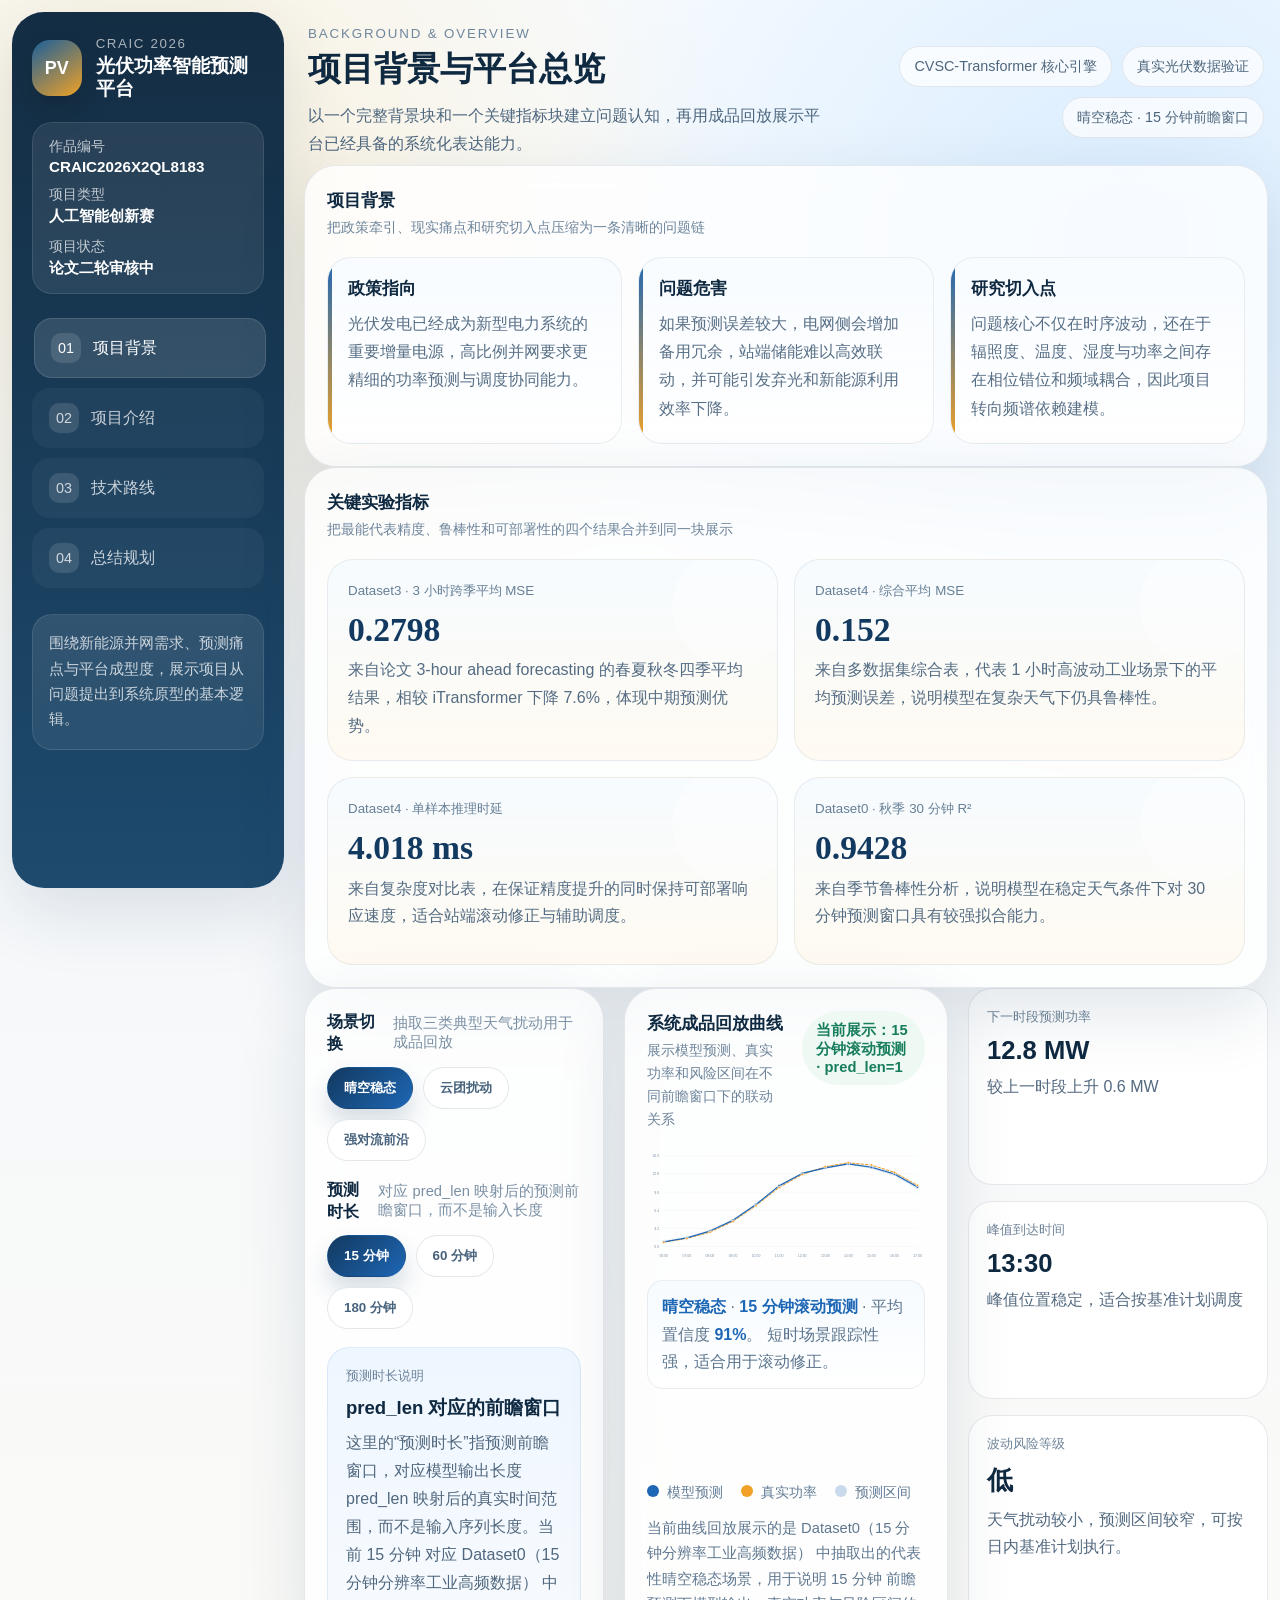
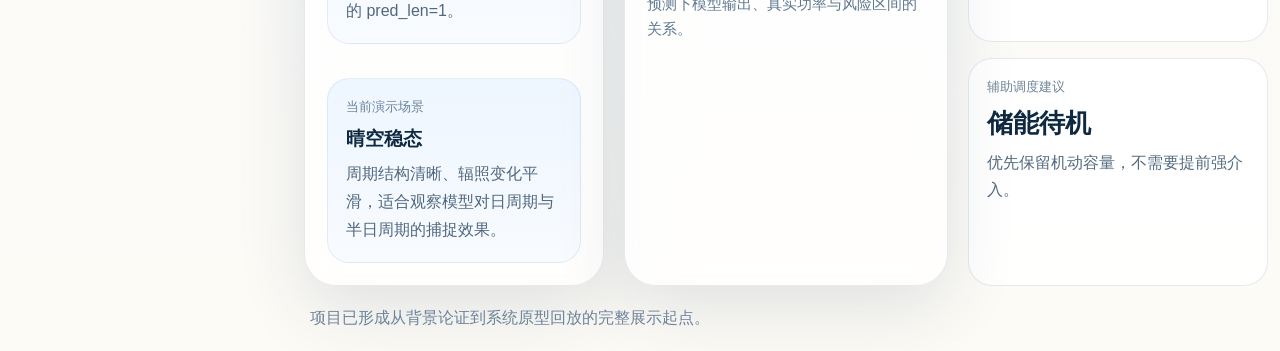
<file: index.html>
<!doctype html>
<html lang="zh-CN">
  <head>
    <meta charset="UTF-8" />
    <meta name="viewport" content="width=device-width, initial-scale=1.0" />
    <title>项目背景与平台总览 · 光伏功率智能预测平台</title>
    <link rel="stylesheet" href="./styles.css?v=20260513b" />
  </head>
  <body data-page="dashboard">
    <div class="app-shell">
      <aside class="sidebar">
        <div class="brand-block">
          <span class="brand-mark">PV</span>
          <div>
            <small>CRAIC 2026</small>
            <h1>光伏功率智能预测平台</h1>
          </div>
        </div>

        <div class="brand-meta">
          <div>
            <span>作品编号</span>
            <strong>CRAIC2026X2QL8183</strong>
          </div>
          <div>
            <span>项目类型</span>
            <strong>人工智能创新赛</strong>
          </div>
          <div>
            <span>项目状态</span>
            <strong>论文二轮审核中</strong>
          </div>
        </div>

        <nav class="side-nav">
          <a class="side-link" href="./index.html" data-page-link="dashboard"><em>01</em><span>项目背景</span></a>
          <a class="side-link" href="./analytics.html" data-page-link="analytics"><em>02</em><span>项目介绍</span></a>
          <a class="side-link" href="./architecture.html" data-page-link="architecture"><em>03</em><span>技术路线</span></a>
          <a class="side-link" href="./dispatch.html" data-page-link="dispatch"><em>04</em><span>总结规划</span></a>
        </nav>

        <div class="sidebar-foot">
          <p>围绕新能源并网需求、预测痛点与平台成型度，展示项目从问题提出到系统原型的基本逻辑。</p>
        </div>
      </aside>

      <div class="content-shell">
        <header class="topbar reveal">
          <div class="page-title">
            <small>Background & Overview</small>
            <h2>项目背景与平台总览</h2>
            <p>以一个完整背景块和一个关键指标块建立问题认知，再用成品回放展示平台已经具备的系统化表达能力。</p>
          </div>
          <div class="topbar-badges">
            <span class="badge">CVSC-Transformer 核心引擎</span>
            <span class="badge">真实光伏数据验证</span>
            <span class="badge" id="dashboardSubnote">晴空稳态 · 15 分钟前瞻窗口</span>
          </div>
        </header>

        <section class="section-card reveal">
          <div class="card-head">
            <div>
              <h4>项目背景</h4>
              <span>把政策牵引、现实痛点和研究切入点压缩为一条清晰的问题链</span>
            </div>
          </div>
          <div class="merge-brief">
            <article class="merge-point">
              <strong>政策指向</strong>
              <p>光伏发电已经成为新型电力系统的重要增量电源，高比例并网要求更精细的功率预测与调度协同能力。</p>
            </article>
            <article class="merge-point">
              <strong>问题危害</strong>
              <p>如果预测误差较大，电网侧会增加备用冗余，站端储能难以高效联动，并可能引发弃光和新能源利用效率下降。</p>
            </article>
            <article class="merge-point">
              <strong>研究切入点</strong>
              <p>问题核心不仅在时序波动，还在于辐照度、温度、湿度与功率之间存在相位错位和频域耦合，因此项目转向频谱依赖建模。</p>
            </article>
          </div>
        </section>

        <section class="section-card reveal">
          <div class="card-head">
            <div>
              <h4>关键实验指标</h4>
              <span>把最能代表精度、鲁棒性和可部署性的四个结果合并到同一块展示</span>
            </div>
          </div>
          <div class="metric-board">
            <article class="metric-item">
              <small>Dataset3 · 3 小时跨季平均 MSE</small>
              <strong>0.2798</strong>
              <p>来自论文 3-hour ahead forecasting 的春夏秋冬四季平均结果，相较 iTransformer 下降 7.6%，体现中期预测优势。</p>
            </article>
            <article class="metric-item">
              <small>Dataset4 · 综合平均 MSE</small>
              <strong>0.152</strong>
              <p>来自多数据集综合表，代表 1 小时高波动工业场景下的平均预测误差，说明模型在复杂天气下仍具鲁棒性。</p>
            </article>
            <article class="metric-item">
              <small>Dataset4 · 单样本推理时延</small>
              <strong>4.018 ms</strong>
              <p>来自复杂度对比表，在保证精度提升的同时保持可部署响应速度，适合站端滚动修正与辅助调度。</p>
            </article>
            <article class="metric-item">
              <small>Dataset0 · 秋季 30 分钟 R²</small>
              <strong>0.9428</strong>
              <p>来自季节鲁棒性分析，说明模型在稳定天气条件下对 30 分钟预测窗口具有较强拟合能力。</p>
            </article>
          </div>
        </section>

        <section class="grid main-grid reveal">
          <article class="section-card control-panel">
            <div class="control-block">
              <div class="control-label">
                <strong>场景切换</strong>
                <span>抽取三类典型天气扰动用于成品回放</span>
              </div>
              <div class="chip-group" id="scenarioChips">
                <button type="button" class="chip" data-scenario="clear">晴空稳态</button>
                <button type="button" class="chip" data-scenario="cloudy">云团扰动</button>
                <button type="button" class="chip" data-scenario="front">强对流前沿</button>
              </div>
            </div>

            <div class="control-block">
              <div class="control-label">
                <strong>预测时长</strong>
                <span>对应 pred_len 映射后的预测前瞻窗口，而不是输入长度</span>
              </div>
              <div class="chip-group" id="horizonChips">
                <button type="button" class="chip" data-horizon="15">15 分钟</button>
                <button type="button" class="chip" data-horizon="60">60 分钟</button>
                <button type="button" class="chip" data-horizon="180">180 分钟</button>
              </div>
            </div>

            <div class="summary-box">
              <small>预测时长说明</small>
              <h4>pred_len 对应的前瞻窗口</h4>
              <p id="horizonMeaning">这里的“预测时长”指预测前瞻窗口，而不是输入序列长度。</p>
            </div>

            <div class="summary-box" style="margin-top: 16px;">
              <small>当前演示场景</small>
              <h4 id="scenarioLabel">晴空稳态</h4>
              <p id="scenarioSummary">周期结构清晰、辐照变化平滑，适合观察模型对日周期与半日周期的捕捉效果。</p>
            </div>
          </article>

          <article class="section-card chart-card">
            <div class="card-head">
              <div>
                <h4>系统成品回放曲线</h4>
                <span>展示模型预测、真实功率和风险区间在不同前瞻窗口下的联动关系</span>
              </div>
              <div class="pill" id="chartMode">当前展示：15 分钟滚动预测 · pred_len=1</div>
            </div>
            <div id="forecastChart" class="chart-shell"></div>
            <div class="legend-row">
              <span><i class="legend-dot forecast-dot"></i>模型预测</span>
              <span><i class="legend-dot actual-dot"></i>真实功率</span>
              <span><i class="legend-dot band-dot"></i>预测区间</span>
            </div>
            <p class="card-note" id="chartContext">当前曲线回放展示的是典型真实场景下的预测关系。</p>
          </article>

          <aside class="insight-stack">
            <article class="insight-card">
              <small>下一时段预测功率</small>
              <strong id="kpiNow">12.8 MW</strong>
              <p id="kpiNowSub">较上一时段上升 0.6 MW</p>
            </article>
            <article class="insight-card">
              <small>峰值到达时间</small>
              <strong id="kpiPeak">13:30</strong>
              <p id="kpiPeakSub">峰值位置稳定，适合按基准计划调度</p>
            </article>
            <article class="insight-card">
              <small>波动风险等级</small>
              <strong id="kpiRisk">低</strong>
              <p id="warningText">天气扰动较小，预测区间较窄，可按日内基准计划执行。</p>
            </article>
            <article class="insight-card">
              <small>辅助调度建议</small>
              <strong id="kpiStorage">储能待机</strong>
              <p id="dispatchText">优先保留机动容量，不需要提前强介入。</p>
            </article>
          </aside>
        </section>

        <p class="footer-note">项目已形成从背景论证到系统原型回放的完整展示起点。</p>
      </div>
    </div>

    <script src="./data.js?v=20260513a"></script>
    <script src="./app.js?v=20260513a"></script>
  </body>
</html>
</file>
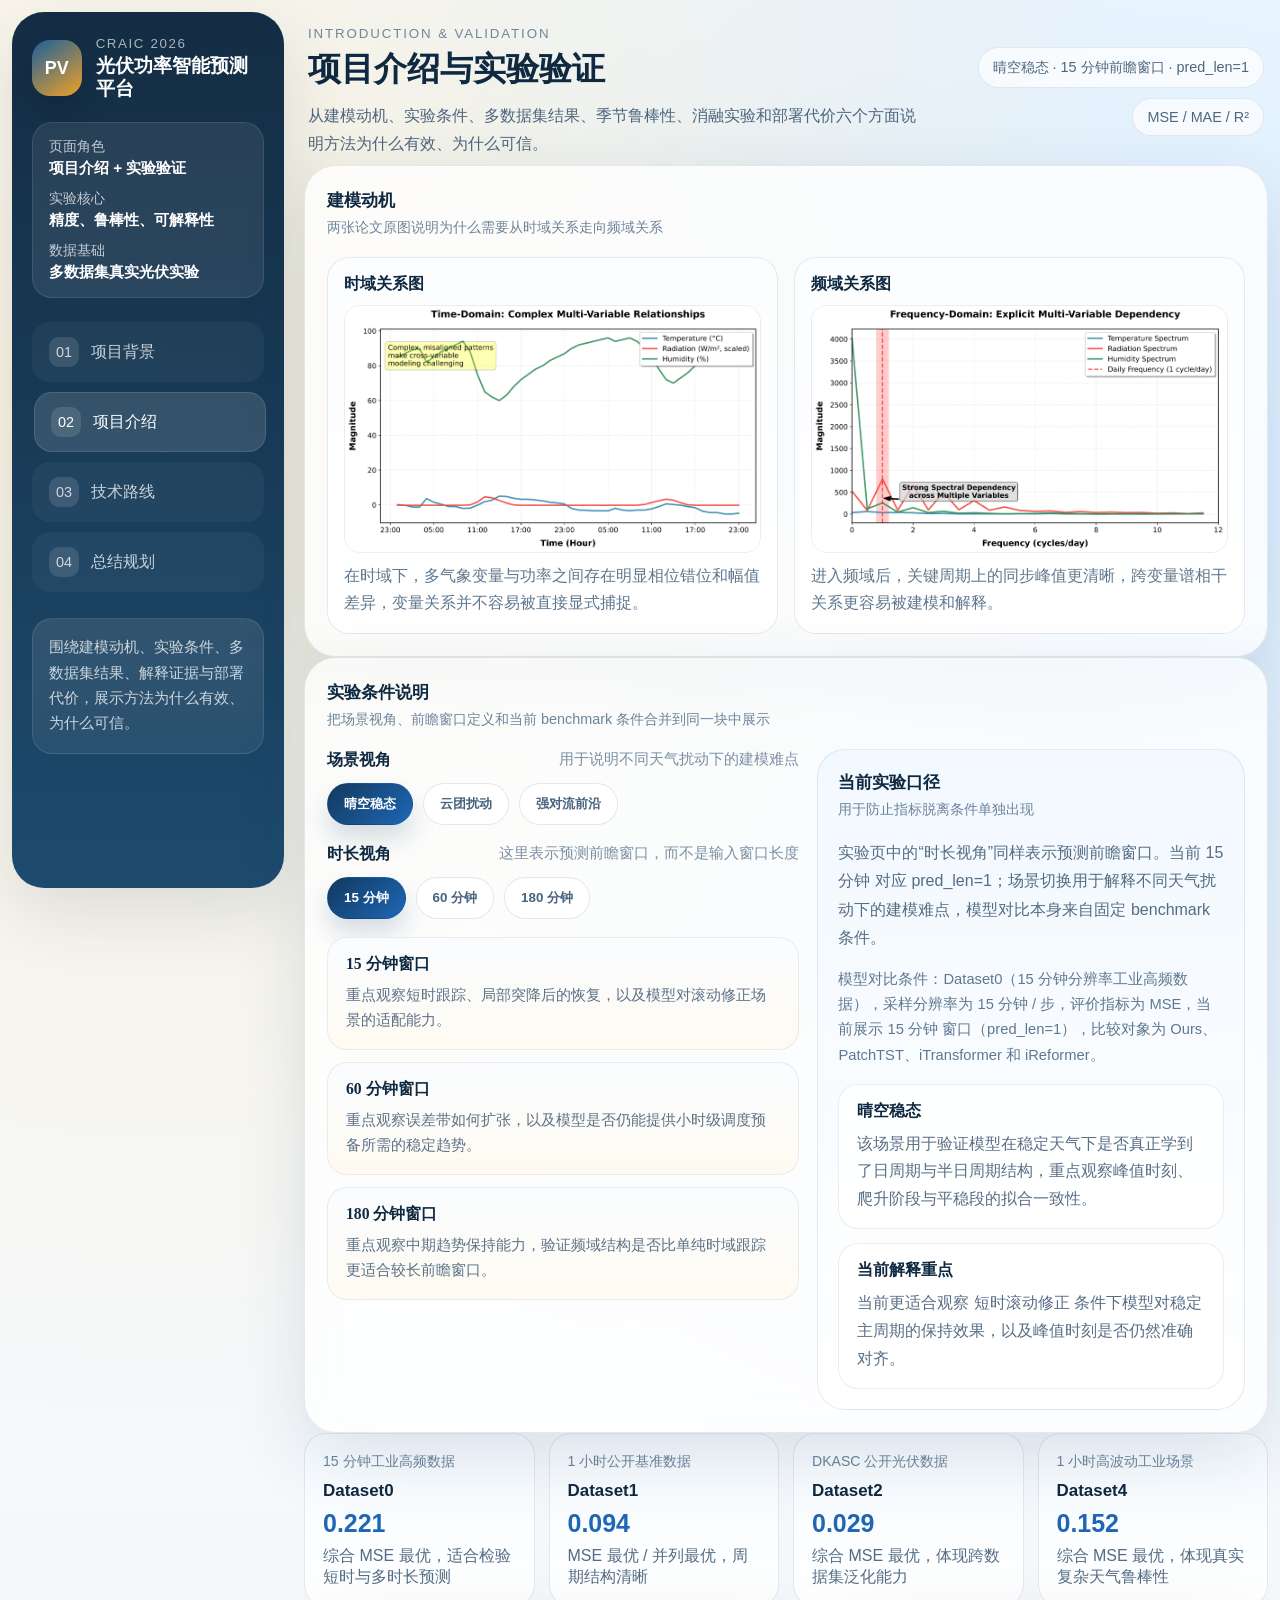
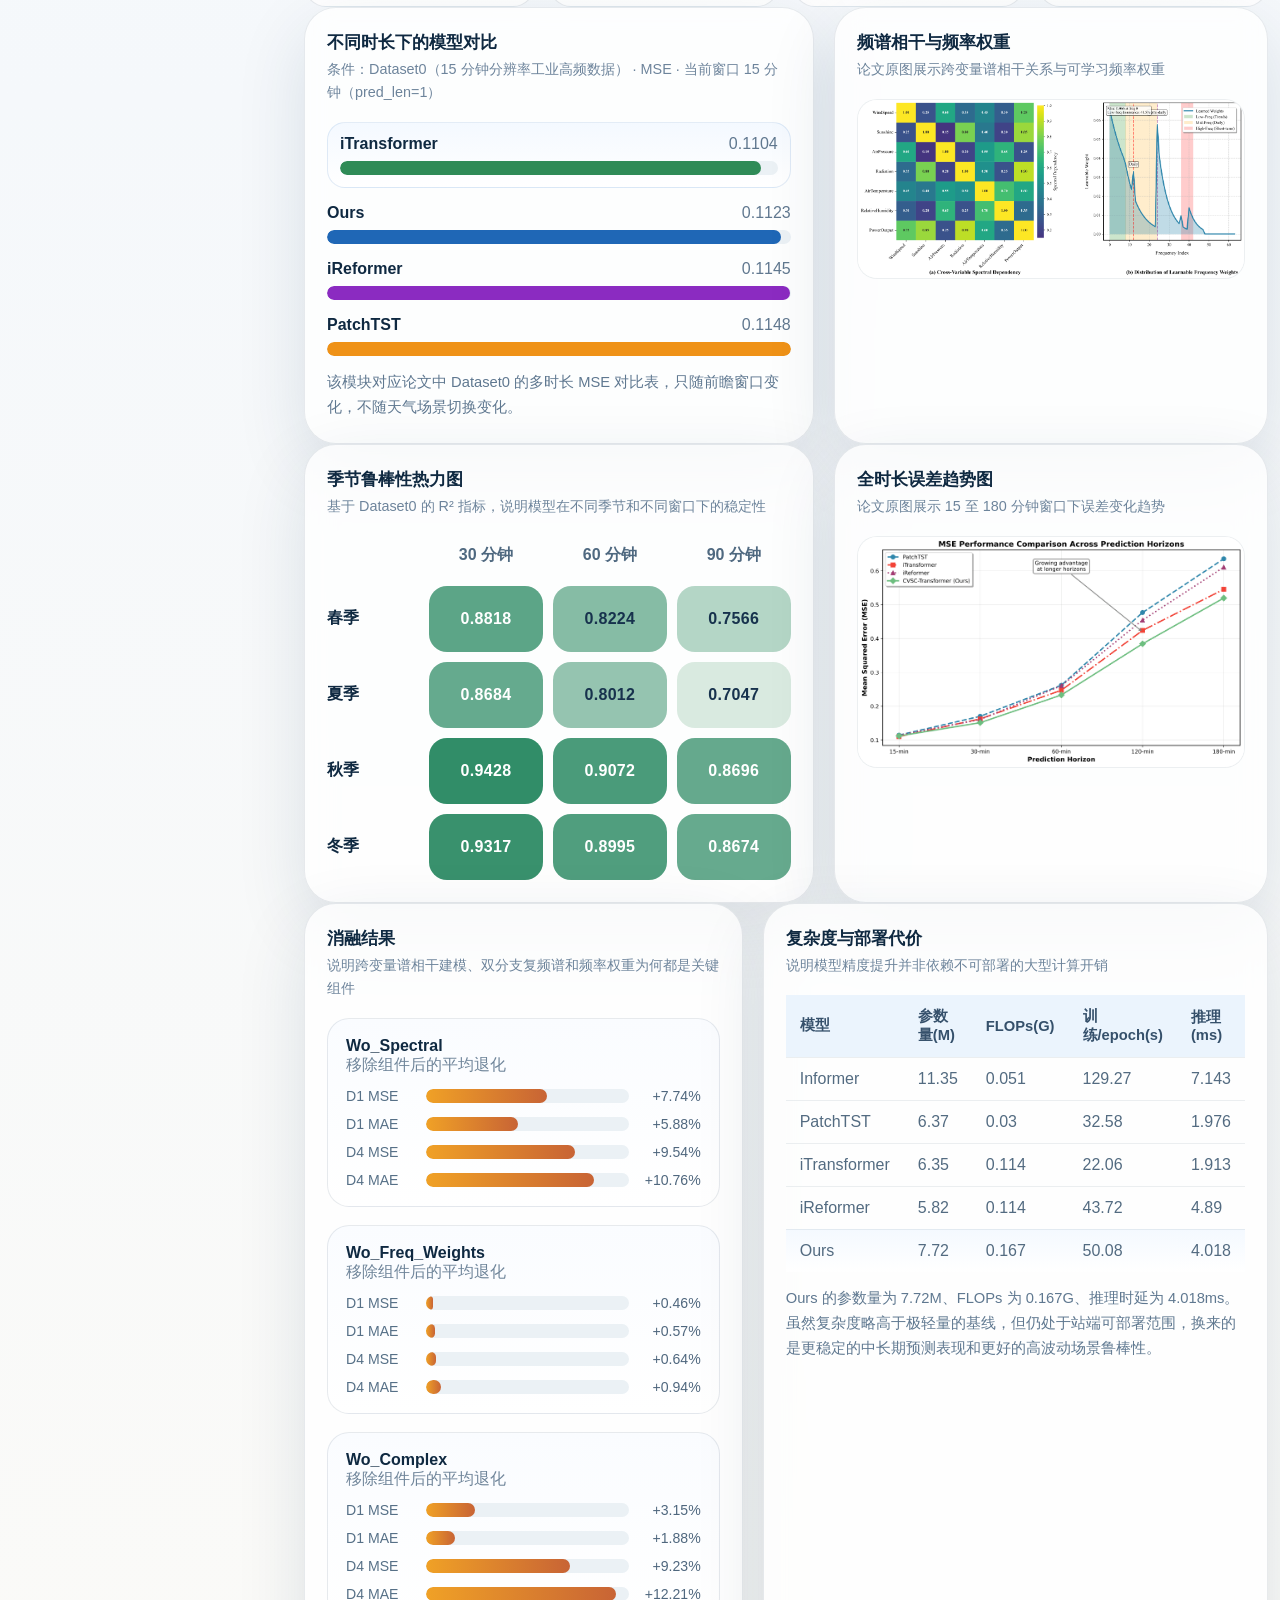
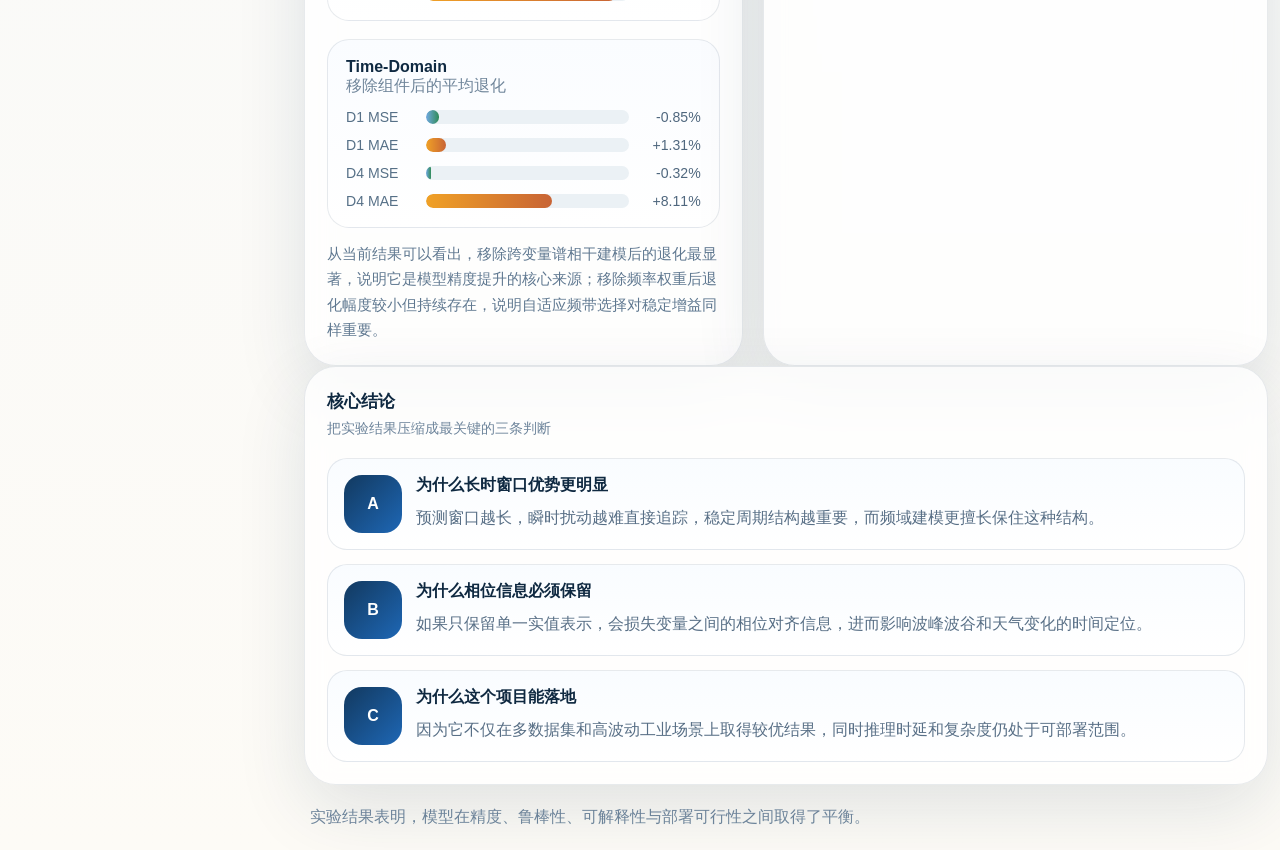
<file: analytics.html>
<!doctype html>
<html lang="zh-CN">
  <head>
    <meta charset="UTF-8" />
    <meta name="viewport" content="width=device-width, initial-scale=1.0" />
    <title>项目介绍与实验验证 · 光伏功率智能预测平台</title>
    <link rel="stylesheet" href="./styles.css?v=20260513b" />
  </head>
  <body data-page="analytics">
    <div class="app-shell">
      <aside class="sidebar">
        <div class="brand-block">
          <span class="brand-mark">PV</span>
          <div>
            <small>CRAIC 2026</small>
            <h1>光伏功率智能预测平台</h1>
          </div>
        </div>

        <div class="brand-meta">
          <div>
            <span>页面角色</span>
            <strong>项目介绍 + 实验验证</strong>
          </div>
          <div>
            <span>实验核心</span>
            <strong>精度、鲁棒性、可解释性</strong>
          </div>
          <div>
            <span>数据基础</span>
            <strong>多数据集真实光伏实验</strong>
          </div>
        </div>

        <nav class="side-nav">
          <a class="side-link" href="./index.html" data-page-link="dashboard"><em>01</em><span>项目背景</span></a>
          <a class="side-link" href="./analytics.html" data-page-link="analytics"><em>02</em><span>项目介绍</span></a>
          <a class="side-link" href="./architecture.html" data-page-link="architecture"><em>03</em><span>技术路线</span></a>
          <a class="side-link" href="./dispatch.html" data-page-link="dispatch"><em>04</em><span>总结规划</span></a>
        </nav>

        <div class="sidebar-foot">
          <p>围绕建模动机、实验条件、多数据集结果、解释证据与部署代价，展示方法为什么有效、为什么可信。</p>
        </div>
      </aside>

      <div class="content-shell">
        <header class="topbar reveal">
          <div class="page-title">
            <small>Introduction & Validation</small>
            <h2>项目介绍与实验验证</h2>
            <p>从建模动机、实验条件、多数据集结果、季节鲁棒性、消融实验和部署代价六个方面说明方法为什么有效、为什么可信。</p>
          </div>
          <div class="topbar-badges">
            <span class="badge" id="analyticsMode">晴空稳态 · 15 分钟前瞻窗口 · pred_len=1</span>
            <span class="badge">MSE / MAE / R²</span>
          </div>
        </header>

        <section class="section-card reveal">
          <div class="card-head">
            <div>
              <h4>建模动机</h4>
              <span>两张论文原图说明为什么需要从时域关系走向频域关系</span>
            </div>
          </div>
          <div class="gallery-grid">
            <article class="gallery-card">
              <h4>时域关系图</h4>
              <img src="./assets/paper/time_domain.png" alt="时域关系图" />
              <p>在时域下，多气象变量与功率之间存在明显相位错位和幅值差异，变量关系并不容易被直接显式捕捉。</p>
            </article>
            <article class="gallery-card">
              <h4>频域关系图</h4>
              <img src="./assets/paper/frequency_domain.png" alt="频域关系图" />
              <p>进入频域后，关键周期上的同步峰值更清晰，跨变量谱相干关系更容易被建模和解释。</p>
            </article>
          </div>
        </section>

        <section class="section-card reveal">
          <div class="card-head">
            <div>
              <h4>实验条件说明</h4>
              <span>把场景视角、前瞻窗口定义和当前 benchmark 条件合并到同一块中展示</span>
            </div>
          </div>
          <div class="experiment-board">
            <div>
              <div class="control-block">
                <div class="control-label">
                  <strong>场景视角</strong>
                  <span>用于说明不同天气扰动下的建模难点</span>
                </div>
                <div class="chip-group" id="analyticsScenarioChips">
                  <button type="button" class="chip" data-scenario="clear">晴空稳态</button>
                  <button type="button" class="chip" data-scenario="cloudy">云团扰动</button>
                  <button type="button" class="chip" data-scenario="front">强对流前沿</button>
                </div>
              </div>

              <div class="control-block">
                <div class="control-label">
                  <strong>时长视角</strong>
                  <span>这里表示预测前瞻窗口，而不是输入窗口长度</span>
                </div>
                <div class="chip-group" id="analyticsHorizonChips">
                  <button type="button" class="chip" data-horizon="15">15 分钟</button>
                  <button type="button" class="chip" data-horizon="60">60 分钟</button>
                  <button type="button" class="chip" data-horizon="180">180 分钟</button>
                </div>
              </div>

              <div class="focus-grid">
                <article class="focus-note">
                  <strong>15 分钟窗口</strong>
                  <p>重点观察短时跟踪、局部突降后的恢复，以及模型对滚动修正场景的适配能力。</p>
                </article>
                <article class="focus-note">
                  <strong>60 分钟窗口</strong>
                  <p>重点观察误差带如何扩张，以及模型是否仍能提供小时级调度预备所需的稳定趋势。</p>
                </article>
                <article class="focus-note">
                  <strong>180 分钟窗口</strong>
                  <p>重点观察中期趋势保持能力，验证频域结构是否比单纯时域跟踪更适合较长前瞻窗口。</p>
                </article>
              </div>
            </div>

            <article class="section-card nested-panel">
              <div class="card-head">
                <div>
                  <h4>当前实验口径</h4>
                  <span>用于防止指标脱离条件单独出现</span>
                </div>
              </div>
              <p class="section-text" id="analyticsDefinition">这里的“预测时长”表示预测前瞻窗口，而不是输入窗口长度。</p>
              <p class="card-note" id="analyticsCondition">模型对比条件会随前瞻窗口改变，但不会随场景切换而改变。</p>
              <div class="compact-notes">
                <article>
                  <strong id="analyticsScenarioLabel">晴空稳态</strong>
                  <p id="analyticsScenarioSummary">周期结构清晰、辐照变化平滑，适合观察模型对日周期与半日周期的捕捉效果。</p>
                </article>
                <article>
                  <strong>当前解释重点</strong>
                  <p id="analyticsScenarioInsight">短时场景跟踪性强，适合用于滚动修正。</p>
                </article>
              </div>
            </article>
          </div>
        </section>

        <section class="grid dataset-grid reveal" id="datasetCards"></section>

        <section class="grid section-grid-2 reveal">
          <article class="section-card">
            <div class="card-head">
              <div>
                <h4>不同时长下的模型对比</h4>
                <span id="compareSubtitle">条件：Dataset0（15 分钟分辨率）· MSE · 当前窗口 15 分钟（pred_len=1）</span>
              </div>
            </div>
            <div id="compareBars" class="bars-shell"></div>
            <p class="card-note">该模块对应论文中 Dataset0 的多时长 MSE 对比表，只随前瞻窗口变化，不随天气场景切换变化。</p>
          </article>

          <article class="section-card image-card">
            <div class="card-head">
              <div>
                <h4>频谱相干与频率权重</h4>
                <span>论文原图展示跨变量谱相干关系与可学习频率权重</span>
              </div>
            </div>
            <img src="./assets/paper/spectral_attention.png" alt="频谱相干性热力图与注意力权重" />
          </article>
        </section>

        <section class="grid section-grid-2 reveal">
          <article class="section-card">
            <div class="card-head">
              <div>
                <h4>季节鲁棒性热力图</h4>
                <span>基于 Dataset0 的 R² 指标，说明模型在不同季节和不同窗口下的稳定性</span>
              </div>
            </div>
            <div id="analyticsHeatmap" class="heatmap-shell"></div>
          </article>

          <article class="section-card image-card">
            <div class="card-head">
              <div>
                <h4>全时长误差趋势图</h4>
                <span>论文原图展示 15 至 180 分钟窗口下误差变化趋势</span>
              </div>
            </div>
            <img src="./assets/paper/mse_trends.png" alt="全时长误差趋势图" />
          </article>
        </section>

        <section class="grid section-grid-2 reveal">
          <article class="section-card">
            <div class="card-head">
              <div>
                <h4>消融结果</h4>
                <span>说明跨变量谱相干建模、双分支复频谱和频率权重为何都是关键组件</span>
              </div>
            </div>
            <div id="ablationRows"></div>
            <p class="card-note">从当前结果可以看出，移除跨变量谱相干建模后的退化最显著，说明它是模型精度提升的核心来源；移除频率权重后退化幅度较小但持续存在，说明自适应频带选择对稳定增益同样重要。</p>
          </article>

          <article class="section-card">
            <div class="card-head">
              <div>
                <h4>复杂度与部署代价</h4>
                <span>说明模型精度提升并非依赖不可部署的大型计算开销</span>
              </div>
            </div>
            <div id="complexityTable"></div>
            <p class="card-note">Ours 的参数量为 7.72M、FLOPs 为 0.167G、推理时延为 4.018ms。虽然复杂度略高于极轻量的基线，但仍处于站端可部署范围，换来的是更稳定的中长期预测表现和更好的高波动场景鲁棒性。</p>
          </article>
        </section>

        <section class="section-card reveal">
          <div class="card-head">
            <div>
              <h4>核心结论</h4>
              <span>把实验结果压缩成最关键的三条判断</span>
            </div>
          </div>
          <div class="story-grid">
            <article class="mini-story">
              <span>A</span>
              <div>
                <h5>为什么长时窗口优势更明显</h5>
                <p>预测窗口越长，瞬时扰动越难直接追踪，稳定周期结构越重要，而频域建模更擅长保住这种结构。</p>
              </div>
            </article>
            <article class="mini-story">
              <span>B</span>
              <div>
                <h5>为什么相位信息必须保留</h5>
                <p>如果只保留单一实值表示，会损失变量之间的相位对齐信息，进而影响波峰波谷和天气变化的时间定位。</p>
              </div>
            </article>
            <article class="mini-story">
              <span>C</span>
              <div>
                <h5>为什么这个项目能落地</h5>
                <p>因为它不仅在多数据集和高波动工业场景上取得较优结果，同时推理时延和复杂度仍处于可部署范围。</p>
              </div>
            </article>
          </div>
        </section>

        <p class="footer-note">实验结果表明，模型在精度、鲁棒性、可解释性与部署可行性之间取得了平衡。</p>
      </div>
    </div>

    <script src="./data.js?v=20260513a"></script>
    <script src="./app.js?v=20260513a"></script>
  </body>
</html>
</file>
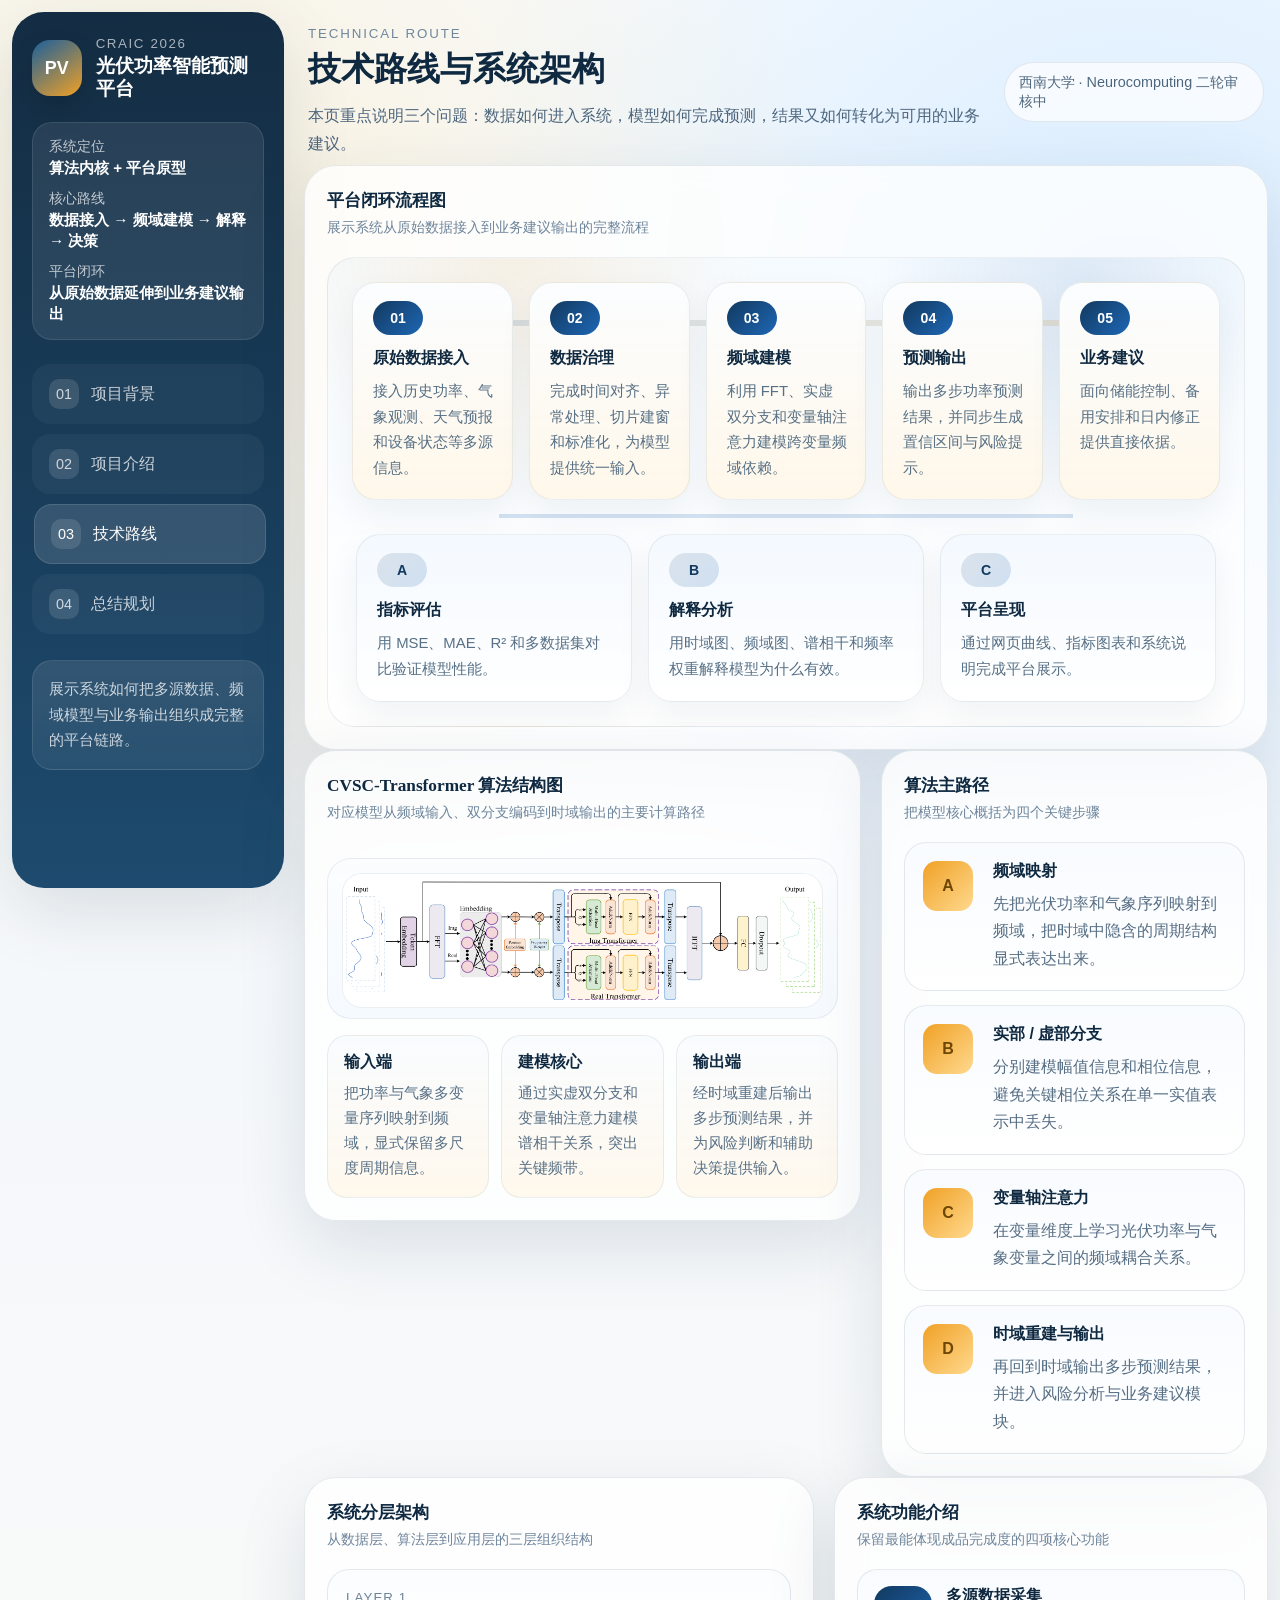
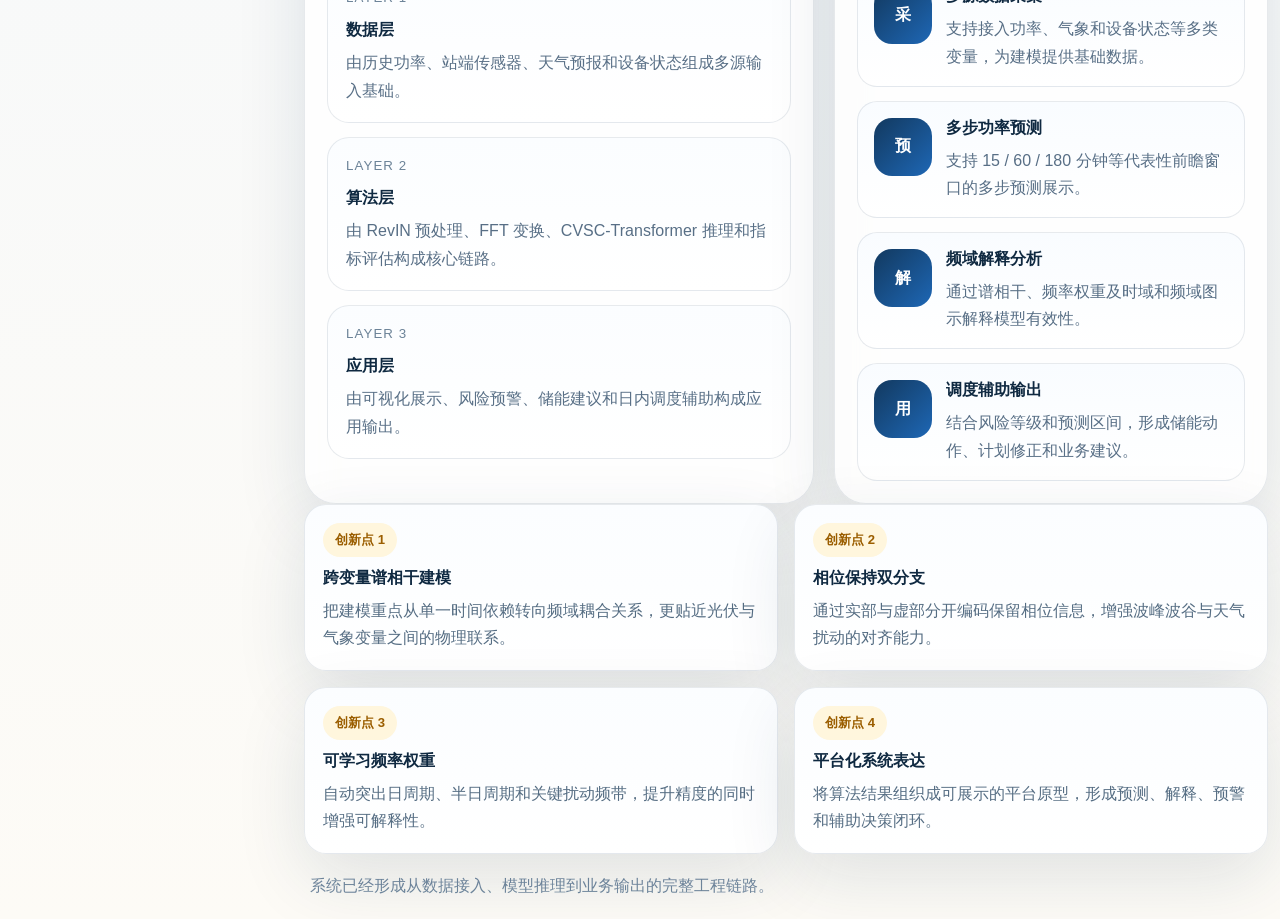
<file: architecture.html>
<!doctype html>
<html lang="zh-CN">
  <head>
    <meta charset="UTF-8" />
    <meta name="viewport" content="width=device-width, initial-scale=1.0" />
    <title>技术路线与系统架构 · 光伏功率智能预测平台</title>
    <link rel="stylesheet" href="./styles.css?v=20260513b" />
  </head>
  <body data-page="architecture">
    <div class="app-shell">
      <aside class="sidebar">
        <div class="brand-block">
          <span class="brand-mark">PV</span>
          <div>
            <small>CRAIC 2026</small>
            <h1>光伏功率智能预测平台</h1>
          </div>
        </div>

        <div class="brand-meta">
          <div>
            <span>系统定位</span>
            <strong>算法内核 + 平台原型</strong>
          </div>
          <div>
            <span>核心路线</span>
            <strong>数据接入 → 频域建模 → 解释 → 决策</strong>
          </div>
          <div>
            <span>平台闭环</span>
            <strong>从原始数据延伸到业务建议输出</strong>
          </div>
        </div>

        <nav class="side-nav">
          <a class="side-link" href="./index.html" data-page-link="dashboard"><em>01</em><span>项目背景</span></a>
          <a class="side-link" href="./analytics.html" data-page-link="analytics"><em>02</em><span>项目介绍</span></a>
          <a class="side-link" href="./architecture.html" data-page-link="architecture"><em>03</em><span>技术路线</span></a>
          <a class="side-link" href="./dispatch.html" data-page-link="dispatch"><em>04</em><span>总结规划</span></a>
        </nav>

        <div class="sidebar-foot">
          <p>展示系统如何把多源数据、频域模型与业务输出组织成完整的平台链路。</p>
        </div>
      </aside>

      <div class="content-shell">
        <header class="topbar reveal">
          <div class="page-title">
            <small>Technical Route</small>
            <h2>技术路线与系统架构</h2>
            <p>本页重点说明三个问题：数据如何进入系统，模型如何完成预测，结果又如何转化为可用的业务建议。</p>
          </div>
          <div class="topbar-badges">
            <span class="badge" id="architectureMode">西南大学 · 论文二轮审核中</span>
          </div>
        </header>

        <section class="section-card reveal">
          <div class="card-head">
            <div>
              <h4>平台闭环流程图</h4>
              <span>展示系统从原始数据接入到业务建议输出的完整流程</span>
            </div>
          </div>
          <div class="route-diagram">
            <div class="route-main" aria-label="平台闭环主流程">
              <article class="route-node route-node-primary">
                <span class="route-badge">01</span>
                <h5>原始数据接入</h5>
                <p>接入历史功率、气象观测、天气预报和设备状态等多源信息。</p>
              </article>
              <article class="route-node route-node-primary">
                <span class="route-badge">02</span>
                <h5>数据治理</h5>
                <p>完成时间对齐、异常处理、切片建窗和标准化，为模型提供统一输入。</p>
              </article>
              <article class="route-node route-node-primary">
                <span class="route-badge">03</span>
                <h5>频域建模</h5>
                <p>利用 FFT、实虚双分支和变量轴注意力建模跨变量频域依赖。</p>
              </article>
              <article class="route-node route-node-primary">
                <span class="route-badge">04</span>
                <h5>预测输出</h5>
                <p>输出多步功率预测结果，并同步生成置信区间与风险提示。</p>
              </article>
              <article class="route-node route-node-primary">
                <span class="route-badge">05</span>
                <h5>业务建议</h5>
                <p>面向储能控制、备用安排和日内修正提供直接依据。</p>
              </article>
            </div>

            <div class="route-support" aria-label="平台支撑模块">
              <article class="route-node route-node-secondary">
                <span class="route-badge route-badge-soft">A</span>
                <h5>指标评估</h5>
                <p>用 MSE、MAE、R² 和多数据集对比验证模型性能。</p>
              </article>
              <article class="route-node route-node-secondary">
                <span class="route-badge route-badge-soft">B</span>
                <h5>解释分析</h5>
                <p>用时域图、频域图、谱相干和频率权重解释模型为什么有效。</p>
              </article>
              <article class="route-node route-node-secondary">
                <span class="route-badge route-badge-soft">C</span>
                <h5>平台呈现</h5>
                <p>通过网页曲线、指标图表和系统说明完成平台展示。</p>
              </article>
            </div>
          </div>
        </section>

        <section class="grid section-grid-2 architecture-feature-grid reveal">
          <article class="section-card image-card architecture-image-card">
            <div class="card-head">
              <div>
                <h4>CVSC-Transformer 算法结构图</h4>
                <span>对应模型从频域输入、双分支编码到时域输出的主要计算路径</span>
              </div>
            </div>
            <div class="arch-figure">
              <img src="./assets/algorithm_architecture.png" alt="CVSC-Transformer 算法结构图" />
            </div>
            <div class="arch-figure-notes">
              <article>
                <strong>输入端</strong>
                <p>把功率与气象多变量序列映射到频域，显式保留多尺度周期信息。</p>
              </article>
              <article>
                <strong>建模核心</strong>
                <p>通过实虚双分支和变量轴注意力建模谱相干关系，突出关键频带。</p>
              </article>
              <article>
                <strong>输出端</strong>
                <p>经时域重建后输出多步预测结果，并为风险判断和辅助决策提供输入。</p>
              </article>
            </div>
          </article>

          <article class="section-card">
            <div class="card-head">
              <div>
                <h4>算法主路径</h4>
                <span>把模型核心概括为四个关键步骤</span>
              </div>
            </div>
            <div class="timeline">
              <article class="timeline-item">
                <span>A</span>
                <strong>频域映射</strong>
                <p>先把光伏功率和气象序列映射到频域，把时域中隐含的周期结构显式表达出来。</p>
              </article>
              <article class="timeline-item">
                <span>B</span>
                <strong>实部 / 虚部分支</strong>
                <p>分别建模幅值信息和相位信息，避免关键相位关系在单一实值表示中丢失。</p>
              </article>
              <article class="timeline-item">
                <span>C</span>
                <strong>变量轴注意力</strong>
                <p>在变量维度上学习光伏功率与气象变量之间的频域耦合关系。</p>
              </article>
              <article class="timeline-item">
                <span>D</span>
                <strong>时域重建与输出</strong>
                <p>再回到时域输出多步预测结果，并进入风险分析与业务建议模块。</p>
              </article>
            </div>
          </article>
        </section>

        <section class="grid section-grid-2 reveal">
          <article class="section-card">
            <div class="card-head">
              <div>
                <h4>系统分层架构</h4>
                <span>从数据层、算法层到应用层的三层组织结构</span>
              </div>
            </div>
            <div class="layer-grid">
              <article class="layer-card">
                <small>Layer 1</small>
                <h5>数据层</h5>
                <p>由历史功率、站端传感器、天气预报和设备状态组成多源输入基础。</p>
              </article>
              <article class="layer-card">
                <small>Layer 2</small>
                <h5>算法层</h5>
                <p>由 RevIN 预处理、FFT 变换、CVSC-Transformer 推理和指标评估构成核心链路。</p>
              </article>
              <article class="layer-card">
                <small>Layer 3</small>
                <h5>应用层</h5>
                <p>由可视化展示、风险预警、储能建议和日内调度辅助构成应用输出。</p>
              </article>
            </div>
          </article>

          <article class="section-card">
            <div class="card-head">
              <div>
                <h4>系统功能介绍</h4>
                <span>保留最能体现成品完成度的四项核心功能</span>
              </div>
            </div>
            <div class="story-grid">
              <article class="mini-story">
                <span>采</span>
                <div>
                  <h5>多源数据采集</h5>
                  <p>支持接入功率、气象和设备状态等多类变量，为建模提供基础数据。</p>
                </div>
              </article>
              <article class="mini-story">
                <span>预</span>
                <div>
                  <h5>多步功率预测</h5>
                  <p>支持 15 / 60 / 180 分钟等代表性前瞻窗口的多步预测展示。</p>
                </div>
              </article>
              <article class="mini-story">
                <span>解</span>
                <div>
                  <h5>频域解释分析</h5>
                  <p>通过谱相干、频率权重及时域和频域图示解释模型有效性。</p>
                </div>
              </article>
              <article class="mini-story">
                <span>用</span>
                <div>
                  <h5>调度辅助输出</h5>
                  <p>结合风险等级和预测区间，形成储能动作、计划修正和业务建议。</p>
                </div>
              </article>
            </div>
          </article>
        </section>

        <section class="grid innovation-grid reveal">
          <article class="section-card innovation-card">
            <span>创新点 1</span>
            <h4>跨变量谱相干建模</h4>
            <p>把建模重点从单一时间依赖转向频域耦合关系，更贴近光伏与气象变量之间的物理联系。</p>
          </article>
          <article class="section-card innovation-card">
            <span>创新点 2</span>
            <h4>相位保持双分支</h4>
            <p>通过实部与虚部分开编码保留相位信息，增强波峰波谷与天气扰动的对齐能力。</p>
          </article>
          <article class="section-card innovation-card">
            <span>创新点 3</span>
            <h4>可学习频率权重</h4>
            <p>自动突出日周期、半日周期和关键扰动频带，提升精度的同时增强可解释性。</p>
          </article>
          <article class="section-card innovation-card">
            <span>创新点 4</span>
            <h4>平台化系统表达</h4>
            <p>将算法结果组织成可展示的平台原型，形成预测、解释、预警和辅助决策闭环。</p>
          </article>
        </section>

        <p class="footer-note">系统已经形成从数据接入、模型推理到业务输出的完整工程链路。</p>
      </div>
    </div>

    <script src="./data.js?v=20260513a"></script>
    <script src="./app.js?v=20260513a"></script>
  </body>
</html>
</file>
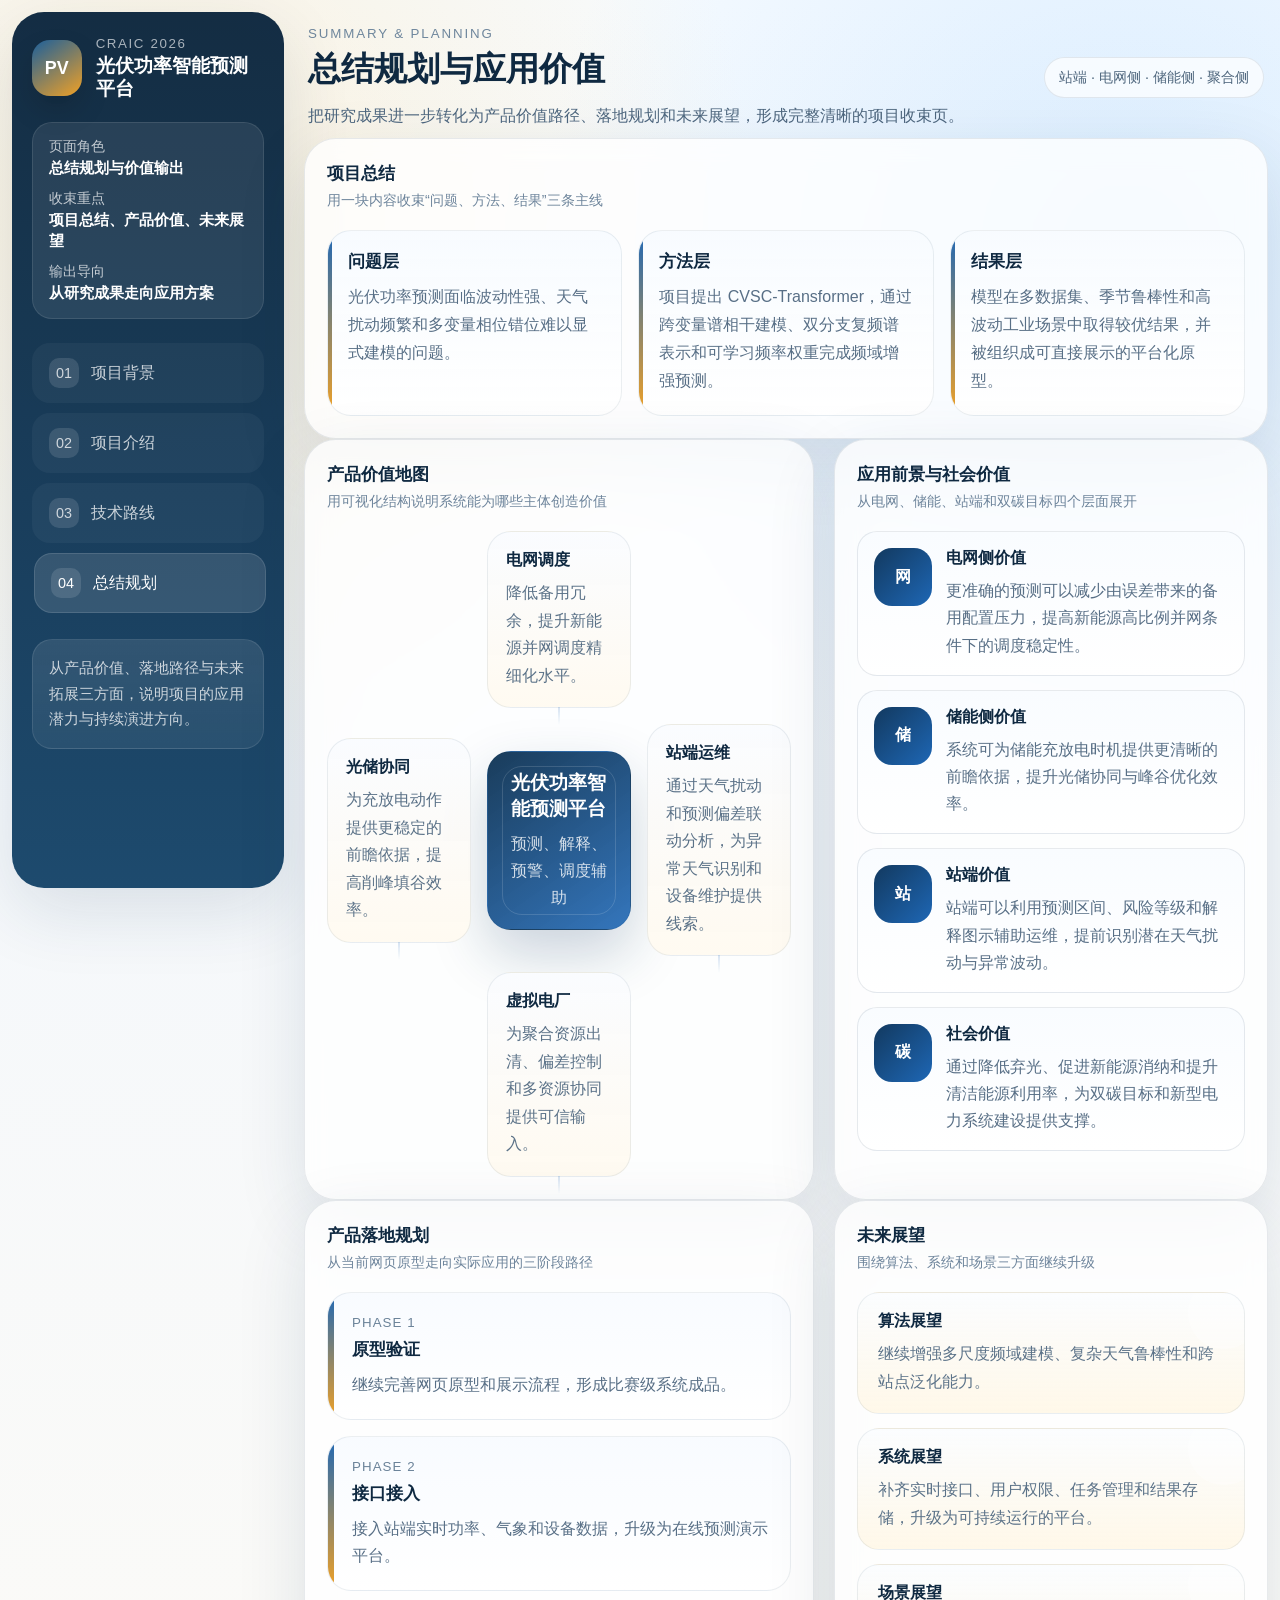
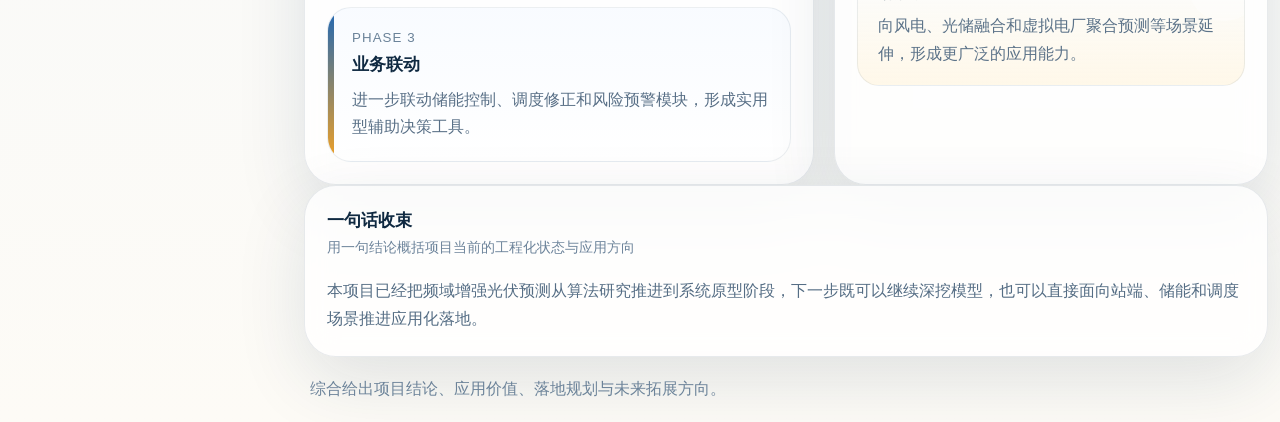
<file: dispatch.html>
<!doctype html>
<html lang="zh-CN">
  <head>
    <meta charset="UTF-8" />
    <meta name="viewport" content="width=device-width, initial-scale=1.0" />
    <title>总结规划与应用价值 · 光伏功率智能预测平台</title>
    <link rel="stylesheet" href="./styles.css?v=20260513b" />
  </head>
  <body data-page="dispatch">
    <div class="app-shell">
      <aside class="sidebar">
        <div class="brand-block">
          <span class="brand-mark">PV</span>
          <div>
            <small>CRAIC 2026</small>
            <h1>光伏功率智能预测平台</h1>
          </div>
        </div>

        <div class="brand-meta">
          <div>
            <span>页面角色</span>
            <strong>总结规划与价值输出</strong>
          </div>
          <div>
            <span>收束重点</span>
            <strong>项目总结、产品价值、未来展望</strong>
          </div>
          <div>
            <span>输出导向</span>
            <strong>从研究成果走向应用方案</strong>
          </div>
        </div>

        <nav class="side-nav">
          <a class="side-link" href="./index.html" data-page-link="dashboard"><em>01</em><span>项目背景</span></a>
          <a class="side-link" href="./analytics.html" data-page-link="analytics"><em>02</em><span>项目介绍</span></a>
          <a class="side-link" href="./architecture.html" data-page-link="architecture"><em>03</em><span>技术路线</span></a>
          <a class="side-link" href="./dispatch.html" data-page-link="dispatch"><em>04</em><span>总结规划</span></a>
        </nav>

        <div class="sidebar-foot">
          <p>从产品价值、落地路径与未来拓展三方面，说明项目的应用潜力与持续演进方向。</p>
        </div>
      </aside>

      <div class="content-shell">
        <header class="topbar reveal">
          <div class="page-title">
            <small>Summary & Planning</small>
            <h2>总结规划与应用价值</h2>
            <p>把研究成果进一步转化为产品价值路径、落地规划和未来展望，形成完整清晰的项目收束页。</p>
          </div>
          <div class="topbar-badges">
            <span class="badge">站端 · 电网侧 · 储能侧 · 聚合侧</span>
          </div>
        </header>

        <section class="section-card reveal">
          <div class="card-head">
            <div>
              <h4>项目总结</h4>
              <span>用一块内容收束“问题、方法、结果”三条主线</span>
            </div>
          </div>
          <div class="merge-brief summary-merge">
            <article class="merge-point">
              <strong>问题层</strong>
              <p>光伏功率预测面临波动性强、天气扰动频繁和多变量相位错位难以显式建模的问题。</p>
            </article>
            <article class="merge-point">
              <strong>方法层</strong>
              <p>项目提出 CVSC-Transformer，通过跨变量谱相干建模、双分支复频谱表示和可学习频率权重完成频域增强预测。</p>
            </article>
            <article class="merge-point">
              <strong>结果层</strong>
              <p>模型在多数据集、季节鲁棒性和高波动工业场景中取得较优结果，并被组织成可直接展示的平台化原型。</p>
            </article>
          </div>
        </section>

        <section class="grid section-grid-2 reveal">
          <article class="section-card">
            <div class="card-head">
              <div>
                <h4>产品价值地图</h4>
                <span>用可视化结构说明系统能为哪些主体创造价值</span>
              </div>
            </div>
            <div class="value-map">
              <div class="value-center">
                <strong>光伏功率智能预测平台</strong>
                <p>预测、解释、预警、调度辅助</p>
              </div>
              <article class="value-node">
                <h5>电网调度</h5>
                <p>降低备用冗余，提升新能源并网调度精细化水平。</p>
              </article>
              <article class="value-node">
                <h5>光储协同</h5>
                <p>为充放电动作提供更稳定的前瞻依据，提高削峰填谷效率。</p>
              </article>
              <article class="value-node">
                <h5>站端运维</h5>
                <p>通过天气扰动和预测偏差联动分析，为异常天气识别和设备维护提供线索。</p>
              </article>
              <article class="value-node">
                <h5>虚拟电厂</h5>
                <p>为聚合资源出清、偏差控制和多资源协同提供可信输入。</p>
              </article>
            </div>
          </article>

          <article class="section-card">
            <div class="card-head">
              <div>
                <h4>应用前景与社会价值</h4>
                <span>从电网、储能、站端和双碳目标四个层面展开</span>
              </div>
            </div>
            <div class="story-grid">
              <article class="mini-story">
                <span>网</span>
                <div>
                  <h5>电网侧价值</h5>
                  <p>更准确的预测可以减少由误差带来的备用配置压力，提高新能源高比例并网条件下的调度稳定性。</p>
                </div>
              </article>
              <article class="mini-story">
                <span>储</span>
                <div>
                  <h5>储能侧价值</h5>
                  <p>系统可为储能充放电时机提供更清晰的前瞻依据，提升光储协同与峰谷优化效率。</p>
                </div>
              </article>
              <article class="mini-story">
                <span>站</span>
                <div>
                  <h5>站端价值</h5>
                  <p>站端可以利用预测区间、风险等级和解释图示辅助运维，提前识别潜在天气扰动与异常波动。</p>
                </div>
              </article>
              <article class="mini-story">
                <span>碳</span>
                <div>
                  <h5>社会价值</h5>
                  <p>通过降低弃光、促进新能源消纳和提升清洁能源利用率，为双碳目标和新型电力系统建设提供支撑。</p>
                </div>
              </article>
            </div>
          </article>
        </section>

        <section class="grid section-grid-2 reveal">
          <article class="section-card">
            <div class="card-head">
              <div>
                <h4>产品落地规划</h4>
                <span>从当前网页原型走向实际应用的三阶段路径</span>
              </div>
            </div>
            <div class="roadmap-strip">
              <article class="roadmap-step">
                <small>Phase 1</small>
                <h5>原型验证</h5>
                <p>继续完善网页原型和展示流程，形成比赛级系统成品。</p>
              </article>
              <article class="roadmap-step">
                <small>Phase 2</small>
                <h5>接口接入</h5>
                <p>接入站端实时功率、气象和设备数据，升级为在线预测演示平台。</p>
              </article>
              <article class="roadmap-step">
                <small>Phase 3</small>
                <h5>业务联动</h5>
                <p>进一步联动储能控制、调度修正和风险预警模块，形成实用型辅助决策工具。</p>
              </article>
            </div>
          </article>

          <article class="section-card">
            <div class="card-head">
              <div>
                <h4>未来展望</h4>
                <span>围绕算法、系统和场景三方面继续升级</span>
              </div>
            </div>
            <div class="future-grid">
              <article class="future-card">
                <strong>算法展望</strong>
                <p>继续增强多尺度频域建模、复杂天气鲁棒性和跨站点泛化能力。</p>
              </article>
              <article class="future-card">
                <strong>系统展望</strong>
                <p>补齐实时接口、用户权限、任务管理和结果存储，升级为可持续运行的平台。</p>
              </article>
              <article class="future-card">
                <strong>场景展望</strong>
                <p>向风电、光储融合和虚拟电厂聚合预测等场景延伸，形成更广泛的应用能力。</p>
              </article>
            </div>
          </article>
        </section>

        <section class="section-card reveal">
          <div class="card-head">
            <div>
              <h4>一句话收束</h4>
              <span>用一句结论概括项目当前的工程化状态与应用方向</span>
            </div>
          </div>
          <p class="section-text">本项目已经把频域增强光伏预测从算法研究推进到系统原型阶段，下一步既可以继续深挖模型，也可以直接面向站端、储能和调度场景推进应用化落地。</p>
        </section>

        <p class="footer-note">综合给出项目结论、应用价值、落地规划与未来拓展方向。</p>
      </div>
    </div>

    <script src="./data.js?v=20260513a"></script>
    <script src="./app.js?v=20260513a"></script>
  </body>
</html>
</file>
<file: styles.css>
:root {
  --ink: #0f2941;
  --ink-soft: #4d667e;
  --line: rgba(19, 52, 82, 0.1);
  --panel: rgba(255, 255, 255, 0.78);
  --panel-strong: rgba(255, 255, 255, 0.9);
  --blue: #1e67b5;
  --blue-deep: #12395f;
  --blue-soft: #eef6ff;
  --gold: #f0a126;
  --gold-soft: #fff6dd;
  --green: #177d5d;
  --green-soft: #edf9f2;
  --warn: #c86435;
  --warn-soft: #fff2ea;
  --radius-xl: 32px;
  --radius-lg: 24px;
  --radius-md: 18px;
  --shadow: 0 24px 70px rgba(20, 53, 85, 0.12);
}

* {
  box-sizing: border-box;
}

html {
  scroll-behavior: smooth;
}

body {
  margin: 0;
  font-family: "Microsoft YaHei", "PingFang SC", sans-serif;
  color: var(--ink);
  background:
    radial-gradient(circle at 12% 10%, rgba(255, 222, 156, 0.34), transparent 28%),
    radial-gradient(circle at 88% 12%, rgba(150, 204, 255, 0.3), transparent 28%),
    linear-gradient(180deg, #f7fbff 0%, #f5f8fb 42%, #fdfbf6 100%);
}

img {
  max-width: 100%;
  display: block;
}

a {
  color: inherit;
  text-decoration: none;
}

.app-shell {
  width: min(1440px, calc(100vw - 24px));
  margin: 12px auto;
  display: grid;
  grid-template-columns: 272px minmax(0, 1fr);
  gap: 20px;
}

.sidebar {
  position: sticky;
  top: 12px;
  align-self: start;
  min-height: calc(100vh - 24px);
  padding: 24px 20px;
  border-radius: var(--radius-xl);
  background: linear-gradient(180deg, rgba(10, 36, 60, 0.96), rgba(20, 67, 104, 0.96));
  color: white;
  box-shadow: var(--shadow);
}

.brand-block {
  display: flex;
  gap: 14px;
  align-items: center;
}

.brand-mark {
  width: 56px;
  height: 56px;
  border-radius: 18px;
  display: grid;
  place-items: center;
  background: linear-gradient(145deg, #1b5f9b, #f0a126);
  color: white;
  font-weight: 800;
  font-size: 1.12rem;
  box-shadow: 0 14px 28px rgba(0, 0, 0, 0.16);
}

.brand-block h1,
.page-title h2,
.section-card h3,
.card-head h4,
.stat-card strong,
.mini-story h5 {
  font-family: "Palatino Linotype", "STZhongsong", serif;
}

.sidebar small {
  display: block;
  color: rgba(255, 255, 255, 0.64);
  letter-spacing: 0.12em;
  text-transform: uppercase;
  margin-bottom: 4px;
}

.brand-block h1 {
  margin: 0;
  font-size: 1.18rem;
  line-height: 1.2;
}

.brand-meta {
  margin-top: 22px;
  padding: 14px 16px;
  border-radius: 20px;
  background: rgba(255, 255, 255, 0.08);
  border: 1px solid rgba(255, 255, 255, 0.1);
  display: grid;
  gap: 10px;
}

.brand-meta span {
  display: block;
  color: rgba(255, 255, 255, 0.72);
  font-size: 0.88rem;
}

.brand-meta strong {
  display: block;
  margin-top: 2px;
  font-size: 0.95rem;
}

.side-nav {
  margin-top: 24px;
  display: grid;
  gap: 10px;
}

.side-link {
  display: flex;
  align-items: center;
  gap: 12px;
  padding: 14px 16px;
  border-radius: 18px;
  color: rgba(255, 255, 255, 0.76);
  background: rgba(255, 255, 255, 0.04);
  border: 1px solid transparent;
  transition: transform 0.22s ease, background 0.22s ease;
}

.side-link:hover,
.side-link.is-current {
  transform: translateX(2px);
  background: rgba(255, 255, 255, 0.12);
  border-color: rgba(255, 255, 255, 0.12);
  color: white;
}

.side-link em {
  display: inline-grid;
  place-items: center;
  width: 30px;
  height: 30px;
  border-radius: 10px;
  background: rgba(255, 255, 255, 0.12);
  font-style: normal;
  font-size: 0.9rem;
}

.sidebar-foot {
  margin-top: 26px;
  padding: 16px;
  border-radius: 20px;
  background: linear-gradient(180deg, rgba(255, 255, 255, 0.1), rgba(255, 255, 255, 0.06));
  border: 1px solid rgba(255, 255, 255, 0.1);
}

.sidebar-foot p {
  margin: 0;
  color: rgba(255, 255, 255, 0.76);
  line-height: 1.72;
  font-size: 0.92rem;
}

.content-shell {
  min-width: 0;
}

.topbar {
  display: flex;
  justify-content: space-between;
  gap: 20px;
  align-items: center;
  padding: 14px 4px 8px;
}

.page-title small {
  display: block;
  color: #6f879d;
  letter-spacing: 0.14em;
  text-transform: uppercase;
  margin-bottom: 6px;
}

.page-title h2 {
  margin: 0;
  font-size: clamp(1.9rem, 2.6vw, 2.7rem);
}

.page-title p {
  margin: 10px 0 0;
  color: var(--ink-soft);
  line-height: 1.72;
}

.topbar-badges {
  display: flex;
  gap: 10px;
  flex-wrap: wrap;
  justify-content: end;
}

.badge {
  display: inline-flex;
  align-items: center;
  gap: 8px;
  padding: 10px 14px;
  border-radius: 999px;
  background: rgba(255, 255, 255, 0.7);
  border: 1px solid var(--line);
  color: #4e667d;
  font-size: 0.9rem;
}

.grid {
  display: grid;
  gap: 20px;
}

.stats-grid {
  grid-template-columns: repeat(4, minmax(0, 1fr));
}

.main-grid {
  grid-template-columns: 300px minmax(0, 1fr) 300px;
}

.section-grid-2 {
  grid-template-columns: 1.08fr 0.92fr;
}

.section-grid-3 {
  grid-template-columns: 1fr 1fr 1fr;
}

.section-card {
  background: var(--panel);
  border: 1px solid var(--line);
  box-shadow: var(--shadow);
  backdrop-filter: blur(14px);
  border-radius: var(--radius-xl);
  padding: 22px;
}

.section-card h3 {
  margin: 0 0 8px;
  font-size: 1.14rem;
}

.section-card .caption {
  margin: 0;
  color: #698198;
  line-height: 1.66;
  font-size: 0.92rem;
}

.section-text {
  margin: 0;
  color: #556d84;
  line-height: 1.78;
}

.merge-brief {
  display: grid;
  grid-template-columns: repeat(3, minmax(0, 1fr));
  gap: 16px;
}

.merge-point {
  position: relative;
  overflow: hidden;
  padding: 20px;
  border-radius: 24px;
  background: linear-gradient(180deg, rgba(247, 251, 255, 0.92), rgba(255, 255, 255, 0.96));
  border: 1px solid rgba(19, 52, 82, 0.08);
}

.merge-point::before {
  content: "";
  position: absolute;
  inset: 0 auto 0 0;
  width: 4px;
  background: linear-gradient(180deg, var(--blue), var(--gold));
}

.merge-point strong {
  display: block;
  margin-bottom: 10px;
  font-size: 1.04rem;
  font-family: "Palatino Linotype", "STZhongsong", serif;
}

.merge-point p {
  margin: 0;
  color: #586f86;
  line-height: 1.76;
}

.metric-board {
  display: grid;
  grid-template-columns: repeat(2, minmax(0, 1fr));
  gap: 16px;
}

.metric-item {
  position: relative;
  overflow: hidden;
  min-height: 188px;
  padding: 20px;
  border-radius: 26px;
  background: linear-gradient(180deg, rgba(246, 251, 255, 0.96), rgba(255, 250, 240, 0.9));
  border: 1px solid rgba(19, 52, 82, 0.08);
}

.metric-item::after {
  content: "";
  position: absolute;
  right: -16px;
  top: -14px;
  width: 120px;
  height: 120px;
  border-radius: 50%;
  background: rgba(255, 255, 255, 0.38);
}

.metric-item small,
.metric-item strong,
.metric-item p {
  position: relative;
  z-index: 1;
}

.metric-item small {
  display: block;
  color: #667f96;
  line-height: 1.58;
}

.metric-item strong {
  display: block;
  margin: 12px 0 10px;
  color: var(--blue-deep);
  font-size: 2.1rem;
  line-height: 1;
  font-family: "Palatino Linotype", "STZhongsong", serif;
}

.metric-item p {
  margin: 0;
  color: #546c83;
  line-height: 1.74;
}

.experiment-board {
  display: grid;
  grid-template-columns: minmax(0, 1.05fr) minmax(0, 0.95fr);
  gap: 18px;
  align-items: start;
}

.experiment-board > div {
  display: grid;
  gap: 18px;
}

.nested-panel {
  padding: 20px;
  border-radius: 28px;
  background: linear-gradient(180deg, rgba(241, 248, 255, 0.95), rgba(255, 255, 255, 0.96));
  box-shadow: none;
}

.compact-notes {
  display: grid;
  grid-template-columns: 1fr;
  gap: 14px;
  margin-top: 16px;
}

.focus-grid {
  display: grid;
  gap: 12px;
}

.focus-note {
  padding: 16px 18px;
  border-radius: 20px;
  border: 1px solid rgba(19, 52, 82, 0.08);
  background: linear-gradient(180deg, rgba(249, 252, 255, 0.96), rgba(255, 250, 240, 0.9));
}

.focus-note strong {
  display: block;
  margin-bottom: 8px;
  color: var(--ink);
  font-size: 0.98rem;
  font-family: "Palatino Linotype", "STZhongsong", serif;
}

.focus-note p {
  margin: 0;
  color: #5b7288;
  line-height: 1.7;
  font-size: 0.92rem;
}

.compact-notes article {
  padding: 16px 18px;
  border-radius: 20px;
  background: rgba(255, 255, 255, 0.82);
  border: 1px solid rgba(19, 52, 82, 0.08);
}

.compact-notes strong {
  display: block;
  margin-bottom: 8px;
  font-size: 1rem;
  color: var(--ink);
}

.compact-notes p {
  margin: 0;
  color: #586f86;
  line-height: 1.72;
}

.route-diagram {
  overflow: hidden;
  padding: 24px;
  border-radius: 28px;
  background:
    radial-gradient(circle at 20% 0%, rgba(240, 161, 38, 0.12), transparent 28%),
    radial-gradient(circle at 82% 6%, rgba(30, 103, 181, 0.12), transparent 24%),
    linear-gradient(180deg, #f6fbff, #ffffff);
  border: 1px solid rgba(19, 52, 82, 0.08);
}

.route-main,
.route-support {
  position: relative;
  display: grid;
  gap: 16px;
}

.route-main {
  grid-template-columns: repeat(5, minmax(0, 1fr));
  align-items: stretch;
  margin-bottom: 34px;
}

.route-main::before {
  content: "";
  position: absolute;
  left: 5%;
  right: 5%;
  top: 38px;
  height: 6px;
  border-radius: 999px;
  background: linear-gradient(90deg, rgba(30, 103, 181, 0.16), rgba(240, 161, 38, 0.18));
}

.route-support {
  grid-template-columns: repeat(3, minmax(0, 1fr));
  width: min(860px, 100%);
  margin: 0 auto;
}

.route-support::before {
  content: "";
  position: absolute;
  left: 16.6%;
  right: 16.6%;
  top: -20px;
  height: 20px;
  border-top: 4px solid rgba(30, 103, 181, 0.18);
}

.route-node {
  position: relative;
  z-index: 1;
  padding: 18px 18px 18px 20px;
  border-radius: 24px;
  border: 1px solid rgba(19, 52, 82, 0.08);
  box-shadow: 0 14px 34px rgba(17, 44, 72, 0.06);
}

.route-node-primary {
  min-height: 168px;
  background: linear-gradient(180deg, rgba(251, 253, 255, 0.98), rgba(255, 247, 232, 0.92));
}

.route-node-secondary {
  min-height: 128px;
  background: linear-gradient(180deg, rgba(244, 249, 255, 0.98), rgba(255, 255, 255, 0.96));
}

.route-badge {
  display: inline-flex;
  align-items: center;
  justify-content: center;
  min-width: 50px;
  height: 34px;
  padding: 0 12px;
  border-radius: 999px;
  background: linear-gradient(135deg, var(--blue-deep), var(--blue));
  color: white;
  font-size: 0.88rem;
  font-weight: 800;
}

.route-badge-soft {
  background: linear-gradient(135deg, rgba(18, 57, 95, 0.12), rgba(30, 103, 181, 0.18));
  color: var(--blue-deep);
}

.route-node h5 {
  margin: 12px 0 10px;
  font-size: 1.02rem;
  line-height: 1.35;
  font-family: "Palatino Linotype", "STZhongsong", serif;
}

.route-node p {
  margin: 0;
  color: #577085;
  line-height: 1.72;
  font-size: 0.93rem;
}

.architecture-feature-grid {
  grid-template-columns: minmax(0, 1.18fr) minmax(0, 0.82fr);
  align-items: start;
}

.architecture-image-card {
  display: grid;
  gap: 16px;
}

.arch-figure {
  padding: 14px 14px 10px;
  border-radius: 24px;
  background: linear-gradient(180deg, rgba(252, 253, 255, 0.98), rgba(245, 250, 255, 0.96));
  border: 1px solid rgba(19, 52, 82, 0.08);
}

.architecture-image-card img {
  width: 100%;
  max-width: none;
  border-radius: 18px;
}

.arch-figure-notes {
  display: grid;
  grid-template-columns: repeat(3, minmax(0, 1fr));
  gap: 12px;
}

.arch-figure-notes article {
  padding: 16px;
  border-radius: 20px;
  background: linear-gradient(180deg, rgba(249, 252, 255, 0.98), rgba(255, 248, 236, 0.94));
  border: 1px solid rgba(19, 52, 82, 0.08);
}

.arch-figure-notes strong {
  display: block;
  margin-bottom: 8px;
  font-size: 0.98rem;
  color: var(--ink);
  font-family: "Palatino Linotype", "STZhongsong", serif;
}

.arch-figure-notes p {
  margin: 0;
  color: #597187;
  line-height: 1.7;
  font-size: 0.92rem;
}

.summary-merge .merge-point {
  min-height: 180px;
}

.value-map {
  position: relative;
  display: grid;
  grid-template-columns: repeat(3, minmax(0, 1fr));
  grid-template-areas:
    ". top ."
    "left center right"
    ". bottom .";
  gap: 16px;
  align-items: center;
}

.value-center,
.value-node {
  position: relative;
  padding: 18px;
  border-radius: 24px;
  border: 1px solid rgba(19, 52, 82, 0.08);
}

.value-center {
  grid-area: center;
  min-height: 164px;
  display: grid;
  place-items: center;
  text-align: center;
  background: linear-gradient(145deg, rgba(16, 52, 84, 0.96), rgba(30, 103, 181, 0.9));
  color: white;
  box-shadow: 0 24px 56px rgba(18, 57, 95, 0.22);
}

.value-center::before {
  content: "";
  position: absolute;
  inset: 14px;
  border-radius: 20px;
  border: 1px solid rgba(255, 255, 255, 0.14);
}

.value-center strong,
.value-center p {
  position: relative;
  z-index: 1;
}

.value-center strong {
  display: block;
  font-size: 1.16rem;
  font-family: "Palatino Linotype", "STZhongsong", serif;
}

.value-center p {
  margin: 8px 0 0;
  color: rgba(255, 255, 255, 0.8);
  line-height: 1.7;
}

.value-node {
  min-height: 138px;
  background: linear-gradient(180deg, rgba(250, 252, 255, 0.96), rgba(255, 250, 240, 0.94));
}

.value-node::before {
  content: "";
  position: absolute;
  inset: auto auto -18px 50%;
  width: 1px;
  height: 18px;
  background: linear-gradient(180deg, rgba(30, 103, 181, 0.36), rgba(30, 103, 181, 0));
  transform: translateX(-50%);
}

.value-node h5 {
  margin: 0 0 8px;
  font-size: 1rem;
  font-family: "Palatino Linotype", "STZhongsong", serif;
}

.value-node p {
  margin: 0;
  color: #5b7288;
  line-height: 1.72;
}

.value-node:nth-of-type(1) {
  grid-area: top;
}

.value-node:nth-of-type(2) {
  grid-area: left;
}

.value-node:nth-of-type(3) {
  grid-area: right;
}

.value-node:nth-of-type(4) {
  grid-area: bottom;
}

.roadmap-strip {
  display: grid;
  gap: 16px;
}

.roadmap-step {
  position: relative;
  overflow: hidden;
  padding: 20px 20px 20px 24px;
  border-radius: 24px;
  border: 1px solid rgba(19, 52, 82, 0.08);
  background: linear-gradient(180deg, rgba(248, 251, 255, 0.96), rgba(255, 255, 255, 0.96));
}

.roadmap-step::before {
  content: "";
  position: absolute;
  inset: 0 auto 0 0;
  width: 6px;
  background: linear-gradient(180deg, var(--blue), var(--gold));
}

.roadmap-step small {
  display: inline-block;
  color: #6b8399;
  letter-spacing: 0.08em;
  text-transform: uppercase;
}

.roadmap-step h5 {
  margin: 8px 0 10px;
  font-size: 1.04rem;
  font-family: "Palatino Linotype", "STZhongsong", serif;
}

.roadmap-step p {
  margin: 0;
  color: #586f86;
  line-height: 1.72;
}

.future-grid {
  display: grid;
  gap: 14px;
}

.future-card {
  position: relative;
  overflow: hidden;
  padding: 18px 20px;
  border-radius: 22px;
  border: 1px solid rgba(19, 52, 82, 0.08);
  background: linear-gradient(180deg, rgba(251, 253, 255, 0.98), rgba(255, 247, 230, 0.88));
}

.future-card::after {
  content: "";
  position: absolute;
  right: -16px;
  top: -16px;
  width: 72px;
  height: 72px;
  border-radius: 50%;
  background: rgba(255, 255, 255, 0.38);
}

.future-card strong,
.future-card p {
  position: relative;
  z-index: 1;
}

.future-card strong {
  display: block;
  margin-bottom: 8px;
  font-size: 1rem;
  font-family: "Palatino Linotype", "STZhongsong", serif;
}

.future-card p {
  margin: 0;
  color: #5c7389;
  line-height: 1.72;
}

.theme-blue-soft {
  background: linear-gradient(180deg, #f4f9ff, #ffffff);
}

.theme-gold-soft {
  background: linear-gradient(180deg, #fff8ea, #ffffff);
}

.theme-green-soft {
  background: linear-gradient(180deg, #effaf4, #ffffff);
}

.stat-card {
  position: relative;
  overflow: hidden;
  padding: 20px;
  min-height: 146px;
}

.stat-card::after {
  content: "";
  position: absolute;
  right: -28px;
  top: -24px;
  width: 110px;
  height: 110px;
  border-radius: 50%;
  background: rgba(255, 255, 255, 0.42);
}

.stat-card span {
  position: relative;
  z-index: 1;
  color: #6c8398;
  font-size: 0.9rem;
}

.stat-card strong {
  position: relative;
  z-index: 1;
  display: block;
  margin: 12px 0 8px;
  font-size: 1.9rem;
  line-height: 1.05;
}

.stat-card p {
  position: relative;
  z-index: 1;
  margin: 0;
  color: #51697f;
  line-height: 1.7;
}

.theme-blue {
  background: linear-gradient(180deg, #f0f7ff, #fbfdff);
}

.theme-gold {
  background: linear-gradient(180deg, #fff7e6, #fffdf7);
}

.theme-green {
  background: linear-gradient(180deg, #eef9f3, #fbfefc);
}

.theme-ink {
  background: linear-gradient(180deg, #edf5fc, #fafdff);
}

.card-head {
  display: flex;
  justify-content: space-between;
  gap: 16px;
  align-items: start;
  margin-bottom: 18px;
}

.card-head h4 {
  margin: 0 0 4px;
  font-size: 1.08rem;
}

.card-head span {
  color: #6d849b;
  line-height: 1.6;
  font-size: 0.9rem;
}

.pill {
  display: inline-flex;
  align-items: center;
  gap: 8px;
  padding: 10px 14px;
  border-radius: 999px;
  background: var(--green-soft);
  color: var(--green);
  font-weight: 700;
  font-size: 0.92rem;
}

.control-panel {
  display: grid;
  gap: 18px;
}

.control-block {
  display: grid;
  gap: 12px;
}

.control-label {
  display: flex;
  justify-content: space-between;
  gap: 16px;
  align-items: center;
}

.control-label strong {
  font-size: 1.02rem;
}

.control-label span {
  color: #7a8fa4;
  font-size: 0.92rem;
}

.chip-group {
  display: flex;
  flex-wrap: wrap;
  gap: 10px;
}

.chip {
  appearance: none;
  border: 1px solid rgba(22, 56, 90, 0.12);
  background: white;
  color: #47627c;
  border-radius: 999px;
  padding: 11px 16px;
  cursor: pointer;
  font-weight: 700;
  transition: all 0.22s ease;
}

.chip:hover,
.chip.is-active {
  color: white;
  border-color: transparent;
  background: linear-gradient(135deg, var(--blue-deep), var(--blue));
  box-shadow: 0 14px 24px rgba(28, 71, 111, 0.18);
}

.summary-box {
  padding: 18px;
  border-radius: 22px;
  background: linear-gradient(180deg, var(--blue-soft), #f8fbff);
  border: 1px solid rgba(30, 103, 181, 0.1);
}

.summary-box small {
  color: #6b839a;
}

.summary-box h4 {
  margin: 10px 0 8px;
  font-size: 1.16rem;
}

.summary-box p {
  margin: 0;
  color: #50677d;
  line-height: 1.75;
}

.summary-stack {
  display: grid;
  gap: 0;
}

.chart-card .chart-shell,
.chart-card .heatmap-shell,
.chart-card .bars-shell,
.chart-card .bands-shell {
  min-height: 320px;
}

.chart-svg {
  width: 100%;
  height: auto;
}

.inline-note {
  margin-top: 14px;
  padding: 12px 14px;
  border-radius: 16px;
  background: linear-gradient(180deg, #f6fbff, #ffffff);
  border: 1px solid rgba(17, 50, 80, 0.08);
  color: #5b748d;
  line-height: 1.72;
}

.inline-note strong {
  color: var(--blue);
}

.card-note {
  margin: 14px 0 0;
  color: #5f7890;
  line-height: 1.72;
  font-size: 0.92rem;
}

.empty-state {
  min-height: 180px;
  display: grid;
  place-items: center;
  text-align: center;
  gap: 10px;
  padding: 24px;
  border-radius: 22px;
  background: linear-gradient(180deg, #f8fbff, #ffffff);
  border: 1px dashed rgba(20, 52, 82, 0.16);
  color: #5d748a;
}

.empty-state strong {
  color: var(--ink);
  font-size: 1.04rem;
}

.empty-state p {
  margin: 0;
  line-height: 1.7;
}

.legend-row {
  display: flex;
  gap: 18px;
  flex-wrap: wrap;
  margin-top: 14px;
  color: #617b95;
  font-size: 0.9rem;
}

.legend-dot {
  display: inline-block;
  width: 12px;
  height: 12px;
  border-radius: 50%;
  margin-right: 8px;
}

.forecast-dot {
  background: var(--blue);
}

.actual-dot {
  background: var(--gold);
}

.band-dot {
  background: rgba(30, 103, 181, 0.24);
}

.insight-stack {
  display: grid;
  gap: 16px;
}

.insight-card {
  padding: 18px;
  border-radius: var(--radius-lg);
  border: 1px solid var(--line);
  background: var(--panel-strong);
  min-height: 134px;
}

.insight-card small {
  color: #6f8499;
}

.insight-card strong {
  display: block;
  margin: 10px 0 8px;
  font-size: 1.6rem;
}

.insight-card p {
  margin: 0;
  color: #546a80;
  line-height: 1.7;
}

.bar-row + .bar-row,
.band-row + .band-row {
  margin-top: 16px;
}

.bar-row.highlight {
  padding: 12px;
  border-radius: 18px;
  background: linear-gradient(180deg, #f4f9ff, #ffffff);
  border: 1px solid rgba(30, 103, 181, 0.12);
}

.bar-meta,
.band-head {
  display: flex;
  justify-content: space-between;
  gap: 14px;
  margin-bottom: 8px;
}

.bar-meta strong,
.band-head strong {
  color: var(--ink);
}

.bar-meta span,
.band-head span {
  color: #60788f;
}

.bar-track,
.band-track,
.mini-track {
  width: 100%;
  height: 14px;
  border-radius: 999px;
  background: #ebf1f5;
  overflow: hidden;
}

.bar-fill,
.band-fill,
.mini-fill {
  height: 100%;
  border-radius: 999px;
}

.band-fill {
  background: linear-gradient(90deg, var(--gold), var(--blue));
}

.band-row p {
  margin: 8px 0 0;
  color: #627a91;
  line-height: 1.68;
}

.heatmap-grid {
  display: grid;
  grid-template-columns: 92px repeat(3, minmax(0, 1fr));
  gap: 10px;
  align-items: center;
}

#spectralMatrix .heatmap-grid {
  grid-template-columns: 92px repeat(4, minmax(0, 1fr));
}

.heatmap-empty {
  height: 40px;
}

.heatmap-col {
  text-align: center;
  color: #4f6980;
  font-weight: 700;
}

.heatmap-row-label {
  color: var(--ink);
  font-weight: 700;
}

.heatmap-cell {
  min-height: 66px;
  border-radius: 18px;
  display: grid;
  place-items: center;
  font-weight: 800;
  letter-spacing: 0.02em;
}

.dataset-grid {
  display: grid;
  grid-template-columns: repeat(4, minmax(0, 1fr));
  gap: 14px;
}

.dataset-card {
  padding: 18px;
  border-radius: 22px;
  background: linear-gradient(180deg, #f6fbff, #ffffff);
  border: 1px solid var(--line);
}

.dataset-card span {
  color: #6d849b;
  font-size: 0.88rem;
}

.dataset-card h4 {
  margin: 10px 0 8px;
  font-size: 1.06rem;
}

.dataset-card strong {
  display: block;
  font-size: 1.56rem;
  color: var(--blue);
}

.dataset-card p {
  margin: 8px 0 0;
  color: #556d84;
}

.gallery-grid {
  display: grid;
  grid-template-columns: 1fr 1fr;
  gap: 16px;
}

.gallery-card {
  padding: 16px;
  border-radius: 22px;
  background: linear-gradient(180deg, #fbfdff, #ffffff);
  border: 1px solid var(--line);
}

.gallery-card img {
  border-radius: 16px;
  border: 1px solid rgba(16, 51, 83, 0.08);
}

.gallery-card h4 {
  margin: 0 0 10px;
  font-size: 1rem;
}

.gallery-card p {
  margin: 10px 0 0;
  color: #60788f;
  line-height: 1.68;
}

.ablation-row + .ablation-row {
  margin-top: 18px;
}

.ablation-row {
  padding: 18px;
  border-radius: 22px;
  background: linear-gradient(180deg, #fafcff, #ffffff);
  border: 1px solid var(--line);
}

.ablation-name {
  margin-bottom: 12px;
}

.ablation-name strong {
  display: block;
  font-size: 1rem;
}

.ablation-name span {
  color: #6f859a;
}

.ablation-bars {
  display: grid;
  gap: 12px;
}

.mini-bar {
  display: grid;
  grid-template-columns: 70px minmax(0, 1fr) 62px;
  gap: 10px;
  align-items: center;
}

.mini-bar label {
  color: #567087;
  font-size: 0.88rem;
}

.mini-bar span {
  text-align: right;
  color: #4f677e;
  font-size: 0.88rem;
}

.mini-fill.warn {
  background: linear-gradient(90deg, #f0a126, #c86435);
}

.mini-fill.safe {
  background: linear-gradient(90deg, #72a9e2, #2f8b57);
}

.data-table {
  width: 100%;
  border-collapse: collapse;
  border-spacing: 0;
  overflow: hidden;
}

.data-table thead th {
  padding: 12px 14px;
  text-align: left;
  background: #ebf4fd;
  color: #35506b;
  font-size: 0.92rem;
}

.data-table tbody td {
  padding: 12px 14px;
  border-top: 1px solid rgba(18, 51, 82, 0.08);
  color: #536b81;
}

.focus-row {
  background: linear-gradient(180deg, #f4f9ff, #ffffff);
}

.image-card img {
  border-radius: 20px;
  border: 1px solid rgba(16, 51, 83, 0.08);
  background: white;
}

.story-grid {
  display: grid;
  gap: 14px;
}

.mini-story {
  display: grid;
  grid-template-columns: 58px 1fr;
  gap: 14px;
  padding: 16px;
  border-radius: 20px;
  border: 1px solid var(--line);
  background: linear-gradient(180deg, #f9fcff, #ffffff);
}

.mini-story span {
  width: 58px;
  height: 58px;
  border-radius: 18px;
  display: grid;
  place-items: center;
  background: linear-gradient(135deg, var(--blue-deep), var(--blue));
  color: white;
  font-weight: 800;
}

.mini-story h5 {
  margin: 0 0 8px;
  font-size: 1rem;
}

.mini-story p {
  margin: 0;
  color: #586f86;
  line-height: 1.7;
}

.innovation-grid,
.dispatch-grid {
  display: grid;
  grid-template-columns: repeat(2, minmax(0, 1fr));
  gap: 16px;
}

.innovation-card,
.dispatch-card {
  padding: 18px;
  border-radius: 22px;
  border: 1px solid var(--line);
  background: linear-gradient(180deg, #fbfdff, #ffffff);
}

.innovation-card h4,
.dispatch-card h4 {
  margin: 10px 0 8px;
  font-size: 1.02rem;
}

.innovation-card p,
.dispatch-card p {
  margin: 0;
  color: #556d83;
  line-height: 1.72;
}

.innovation-card span,
.dispatch-tag {
  display: inline-flex;
  align-items: center;
  padding: 8px 12px;
  border-radius: 999px;
  font-size: 0.82rem;
  background: var(--gold-soft);
  color: #9b5e00;
  font-weight: 700;
}

.timeline {
  display: grid;
  gap: 14px;
}

.timeline-item {
  position: relative;
  padding: 18px 18px 18px 88px;
  border-radius: 22px;
  border: 1px solid var(--line);
  background: linear-gradient(180deg, #f8fbff, #ffffff);
}

.timeline-item span {
  position: absolute;
  left: 18px;
  top: 18px;
  width: 50px;
  height: 50px;
  border-radius: 14px;
  display: grid;
  place-items: center;
  background: linear-gradient(135deg, var(--gold), #ffd98e);
  color: #6f4704;
  font-weight: 800;
}

.timeline-item strong {
  display: block;
  margin-bottom: 8px;
}

.timeline-item p {
  margin: 0;
  color: #566e84;
  line-height: 1.72;
}

.flow-board {
  display: grid;
  grid-template-columns: repeat(3, minmax(0, 1fr));
  gap: 16px;
}

.flow-step {
  padding: 18px;
  border-radius: 22px;
  border: 1px solid var(--line);
  background: linear-gradient(180deg, #f8fbff, #ffffff);
}

.flow-step span {
  display: inline-flex;
  align-items: center;
  justify-content: center;
  min-width: 52px;
  height: 36px;
  padding: 0 12px;
  border-radius: 999px;
  background: linear-gradient(135deg, var(--blue-deep), var(--blue));
  color: white;
  font-weight: 800;
  font-size: 0.88rem;
}

.flow-step h5,
.layer-card h5 {
  margin: 14px 0 8px;
  font-family: "Palatino Linotype", "STZhongsong", serif;
  font-size: 1rem;
}

.flow-step p,
.layer-card p {
  margin: 0;
  color: #586f86;
  line-height: 1.72;
}

.layer-grid {
  display: grid;
  gap: 14px;
}

.layer-card {
  padding: 18px;
  border-radius: 22px;
  border: 1px solid var(--line);
  background: linear-gradient(180deg, #fbfdff, #ffffff);
}

.layer-card small {
  color: #6c8398;
  letter-spacing: 0.08em;
  text-transform: uppercase;
}

.footer-note {
  margin: 18px 0 8px;
  padding: 0 6px;
  color: #72889e;
  line-height: 1.7;
}

.reveal {
  opacity: 1;
  transform: none;
}

.reveal.is-visible {
  opacity: 1;
  transform: none;
}

@media (max-width: 1220px) {
  .app-shell {
    grid-template-columns: 1fr;
  }

  .sidebar {
    position: static;
    min-height: auto;
  }

  .main-grid,
  .stats-grid,
  .section-grid-2,
  .section-grid-3,
  .dataset-grid,
  .gallery-grid,
  .innovation-grid,
  .dispatch-grid,
  .flow-board,
  .merge-brief,
  .metric-board,
  .experiment-board {
    grid-template-columns: 1fr;
  }

  .route-main,
  .route-support,
  .arch-figure-notes,
  .architecture-feature-grid {
    grid-template-columns: 1fr;
  }

  .route-main::before,
  .route-support::before {
    display: none;
  }

  .value-map {
    grid-template-columns: 1fr;
    grid-template-areas:
      "center"
      "top"
      "left"
      "right"
      "bottom";
  }

  .value-node::before {
    display: none;
  }
}

@media (max-width: 820px) {
  .app-shell {
    width: min(100vw - 12px, 100%);
    margin: 6px auto;
    gap: 12px;
  }

  .sidebar,
  .section-card {
    border-radius: 24px;
  }

  .topbar {
    flex-direction: column;
    align-items: start;
  }

  .topbar-badges {
    justify-content: start;
  }

  .main-grid {
    grid-template-columns: 1fr;
  }

  .metric-item strong {
    font-size: 1.74rem;
  }

  .compact-notes {
    grid-template-columns: 1fr;
  }

  .route-diagram {
    padding: 12px;
  }

  .route-node {
    padding: 16px;
  }

  .arch-figure {
    padding: 10px;
  }

  .heatmap-grid {
    grid-template-columns: 76px repeat(3, minmax(0, 1fr));
  }

  #spectralMatrix .heatmap-grid {
    grid-template-columns: 76px repeat(4, minmax(0, 1fr));
  }

  .heatmap-cell {
    min-height: 58px;
    font-size: 0.9rem;
  }
}
</file>
